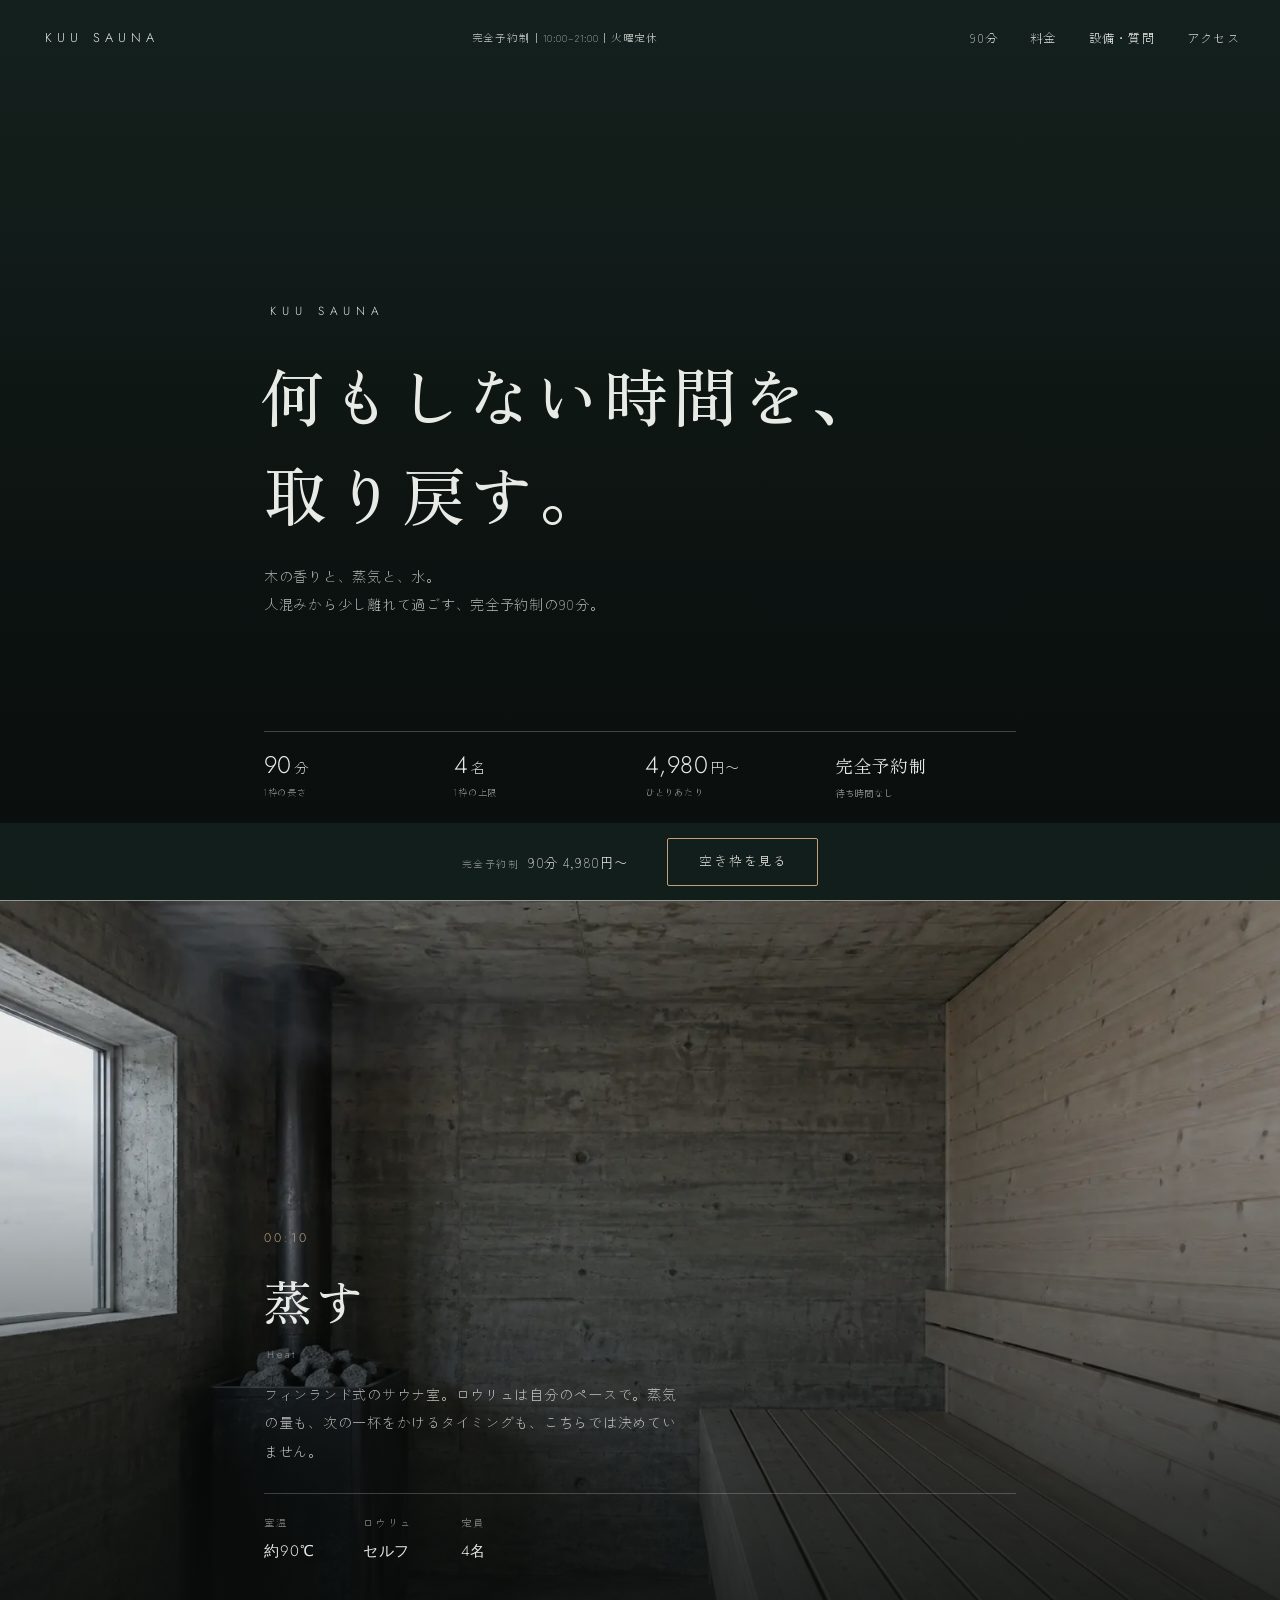
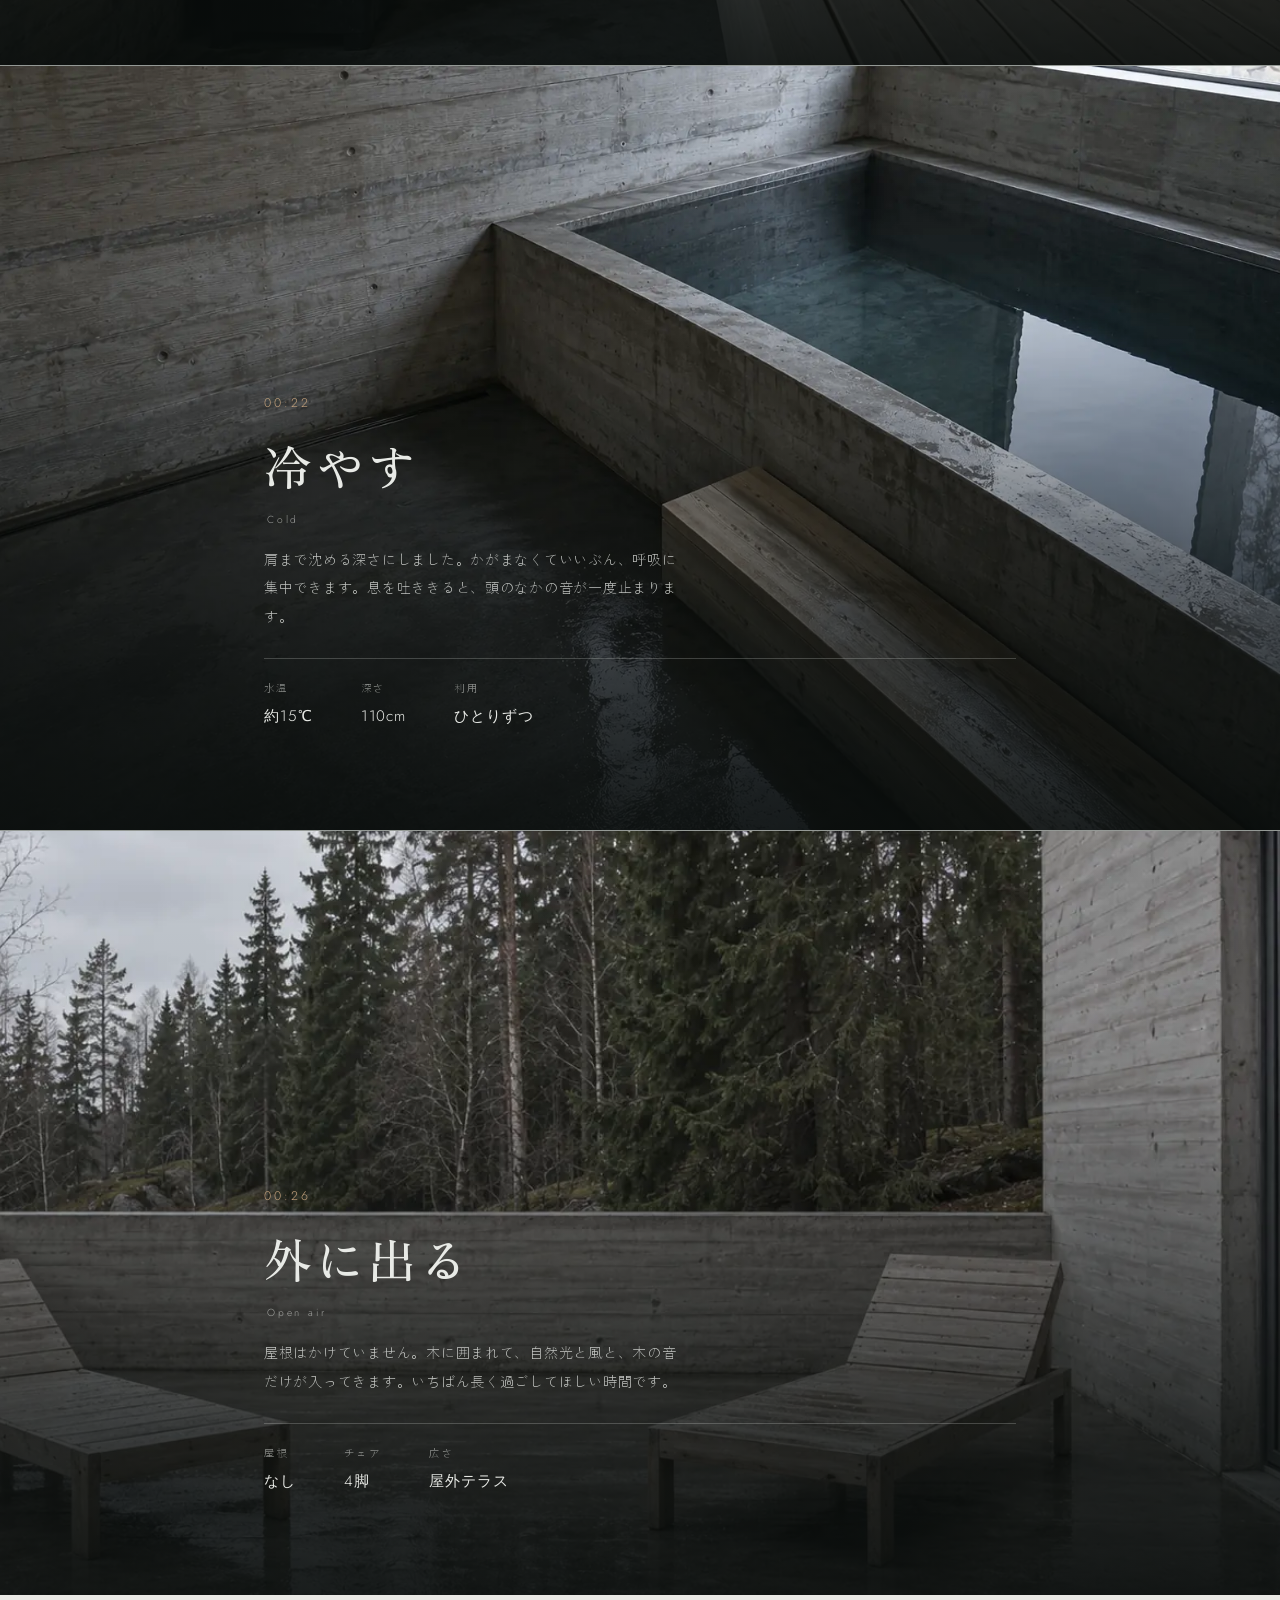
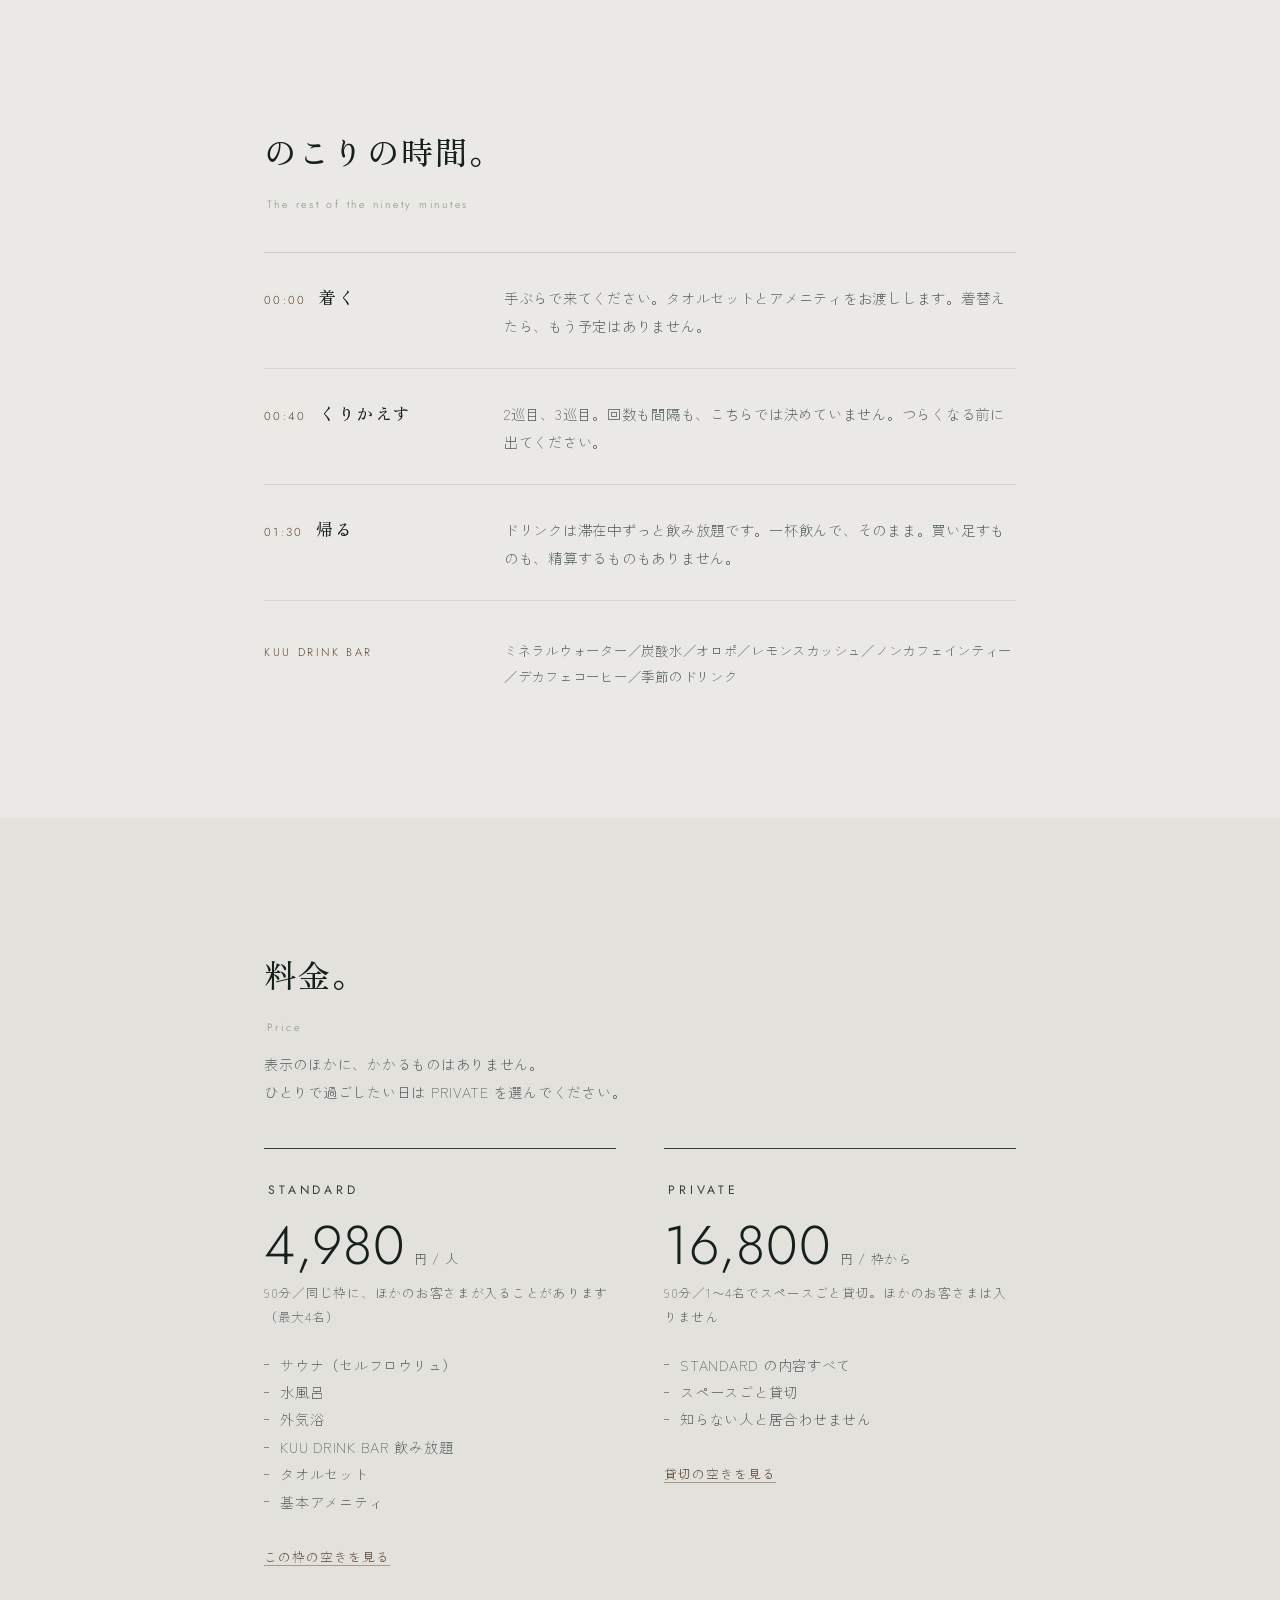
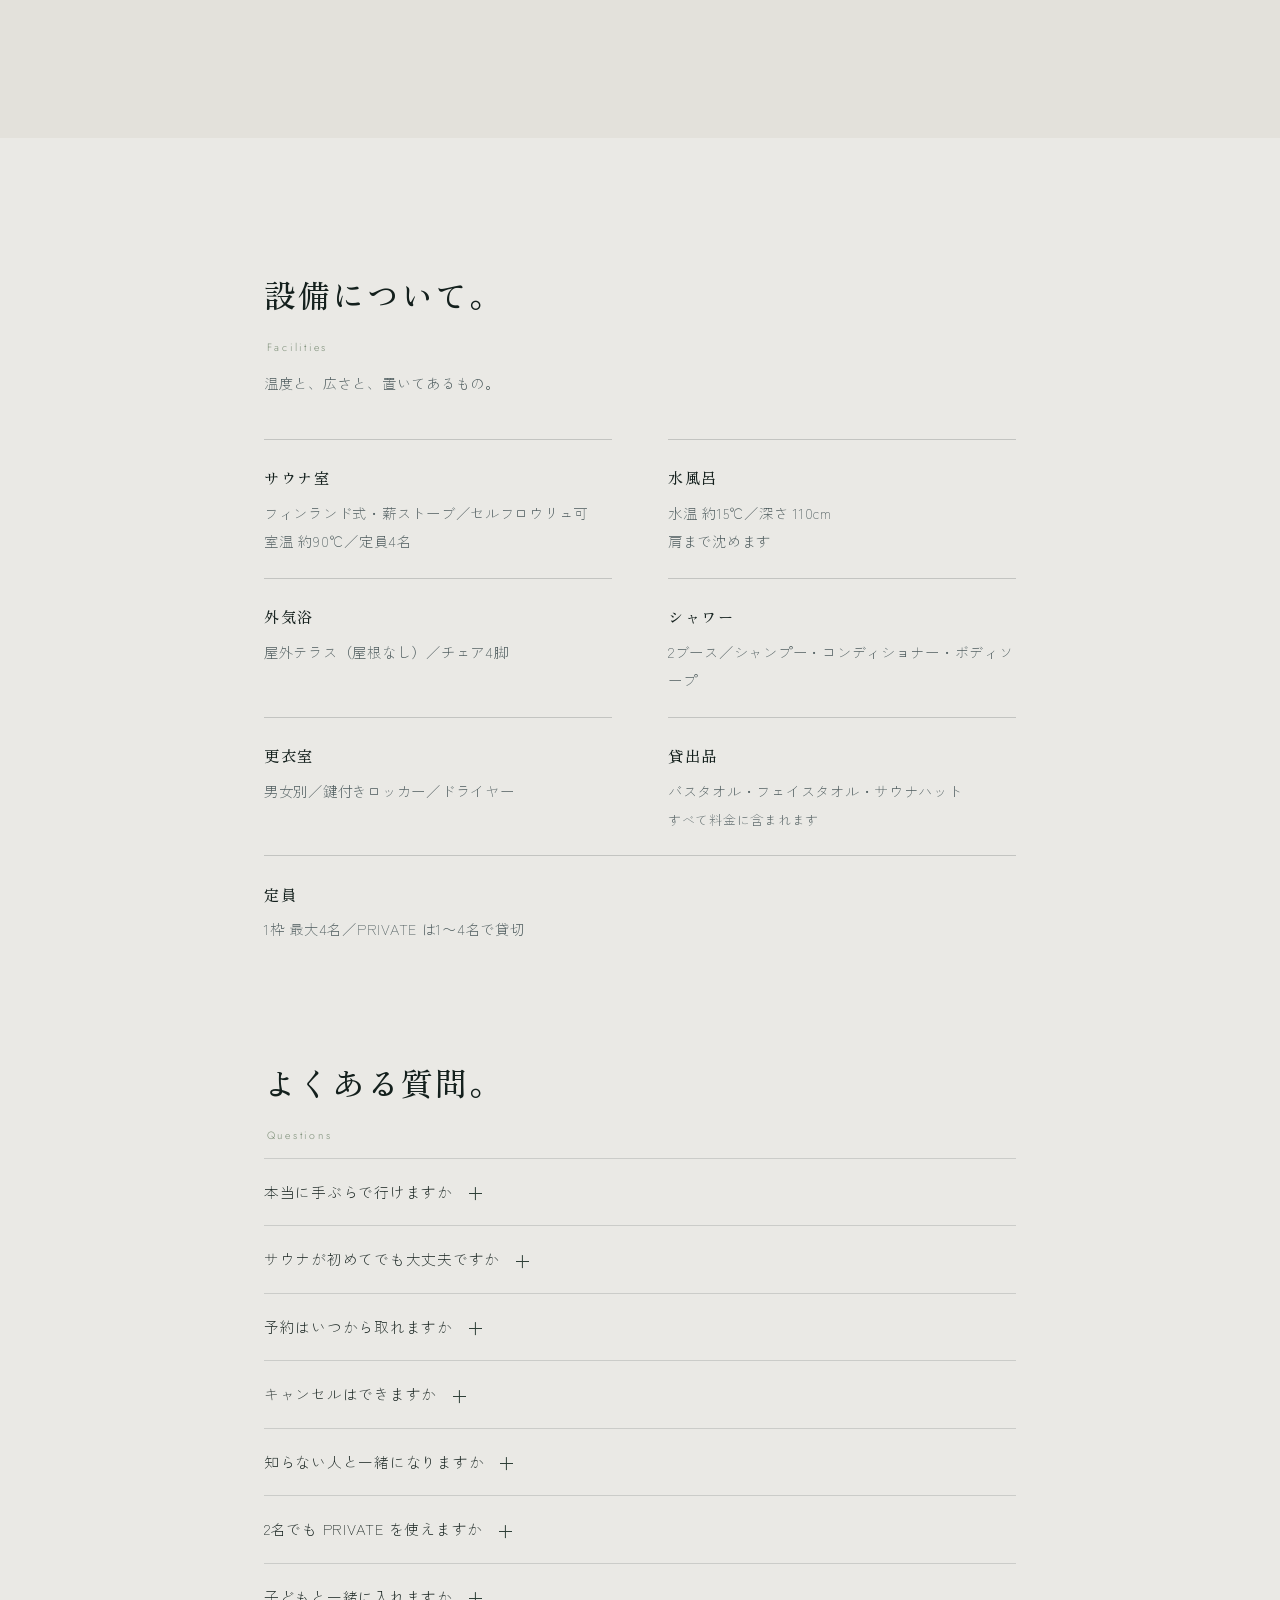
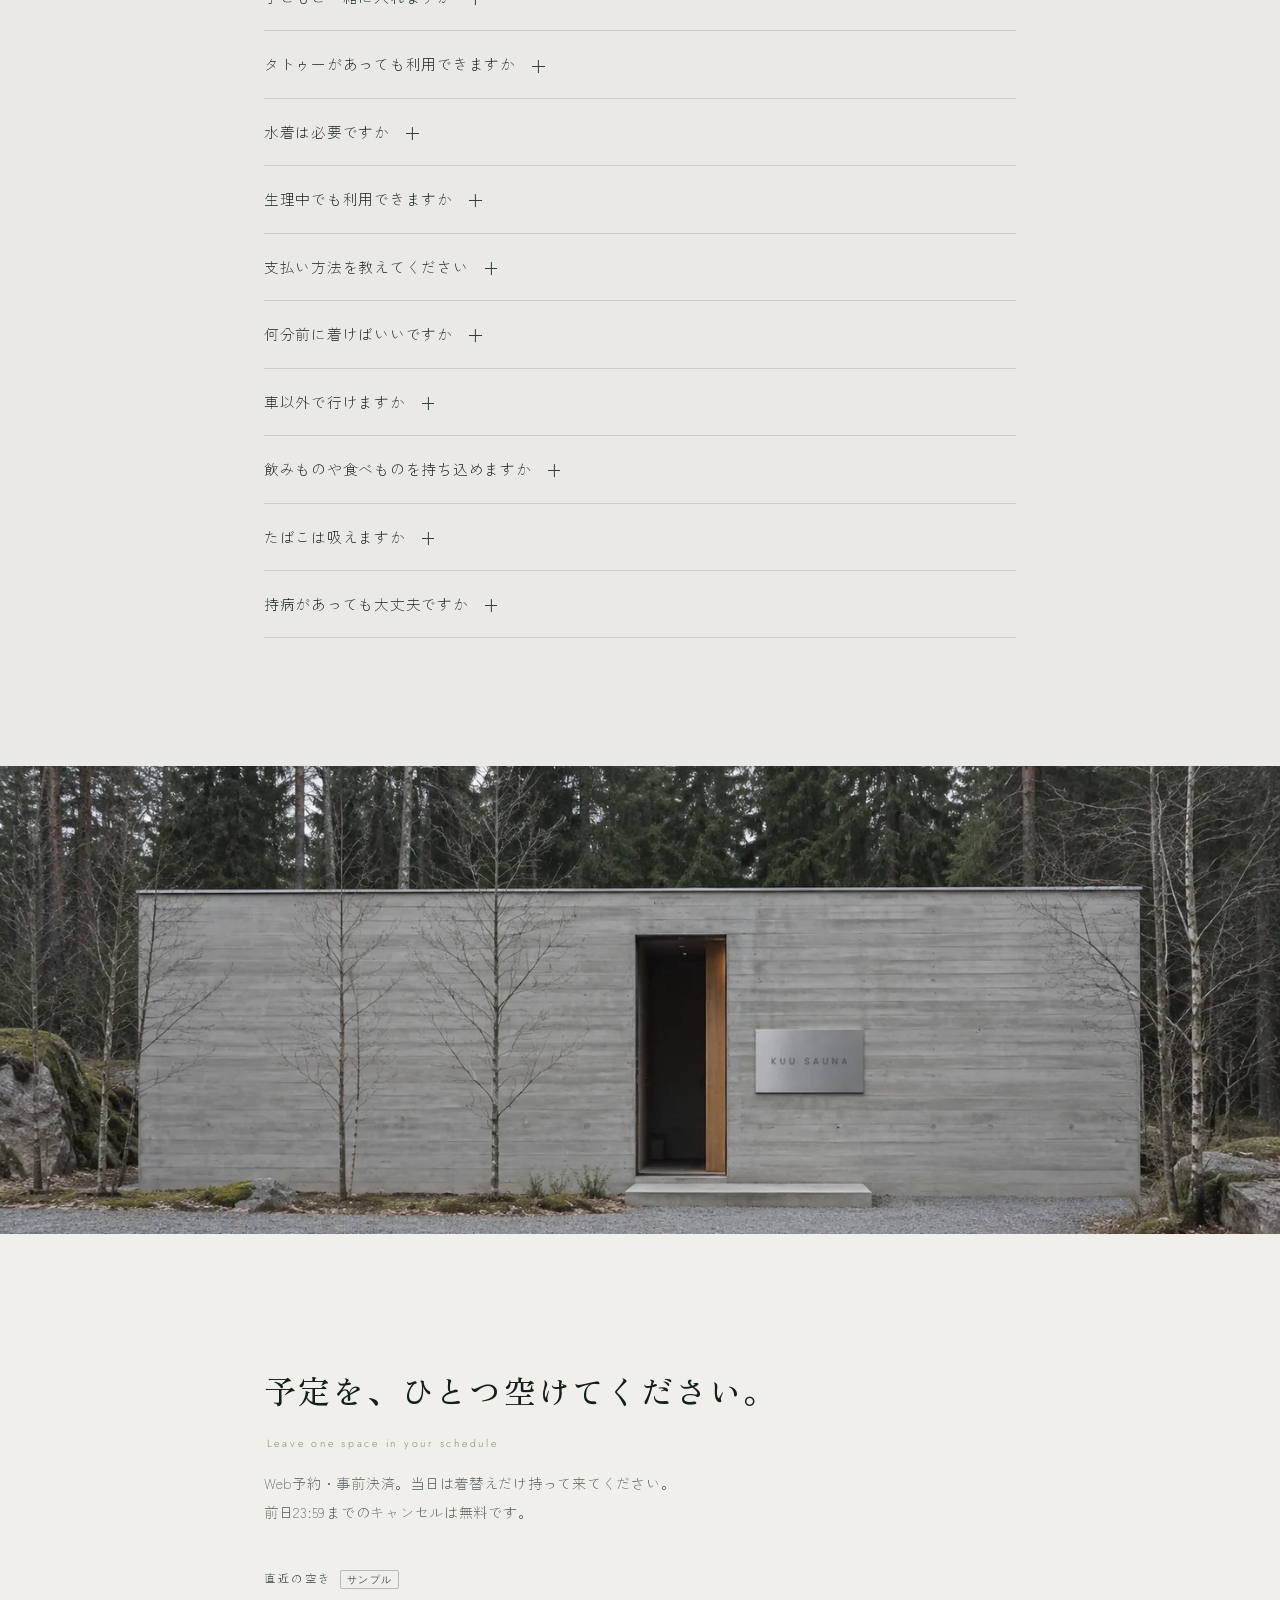
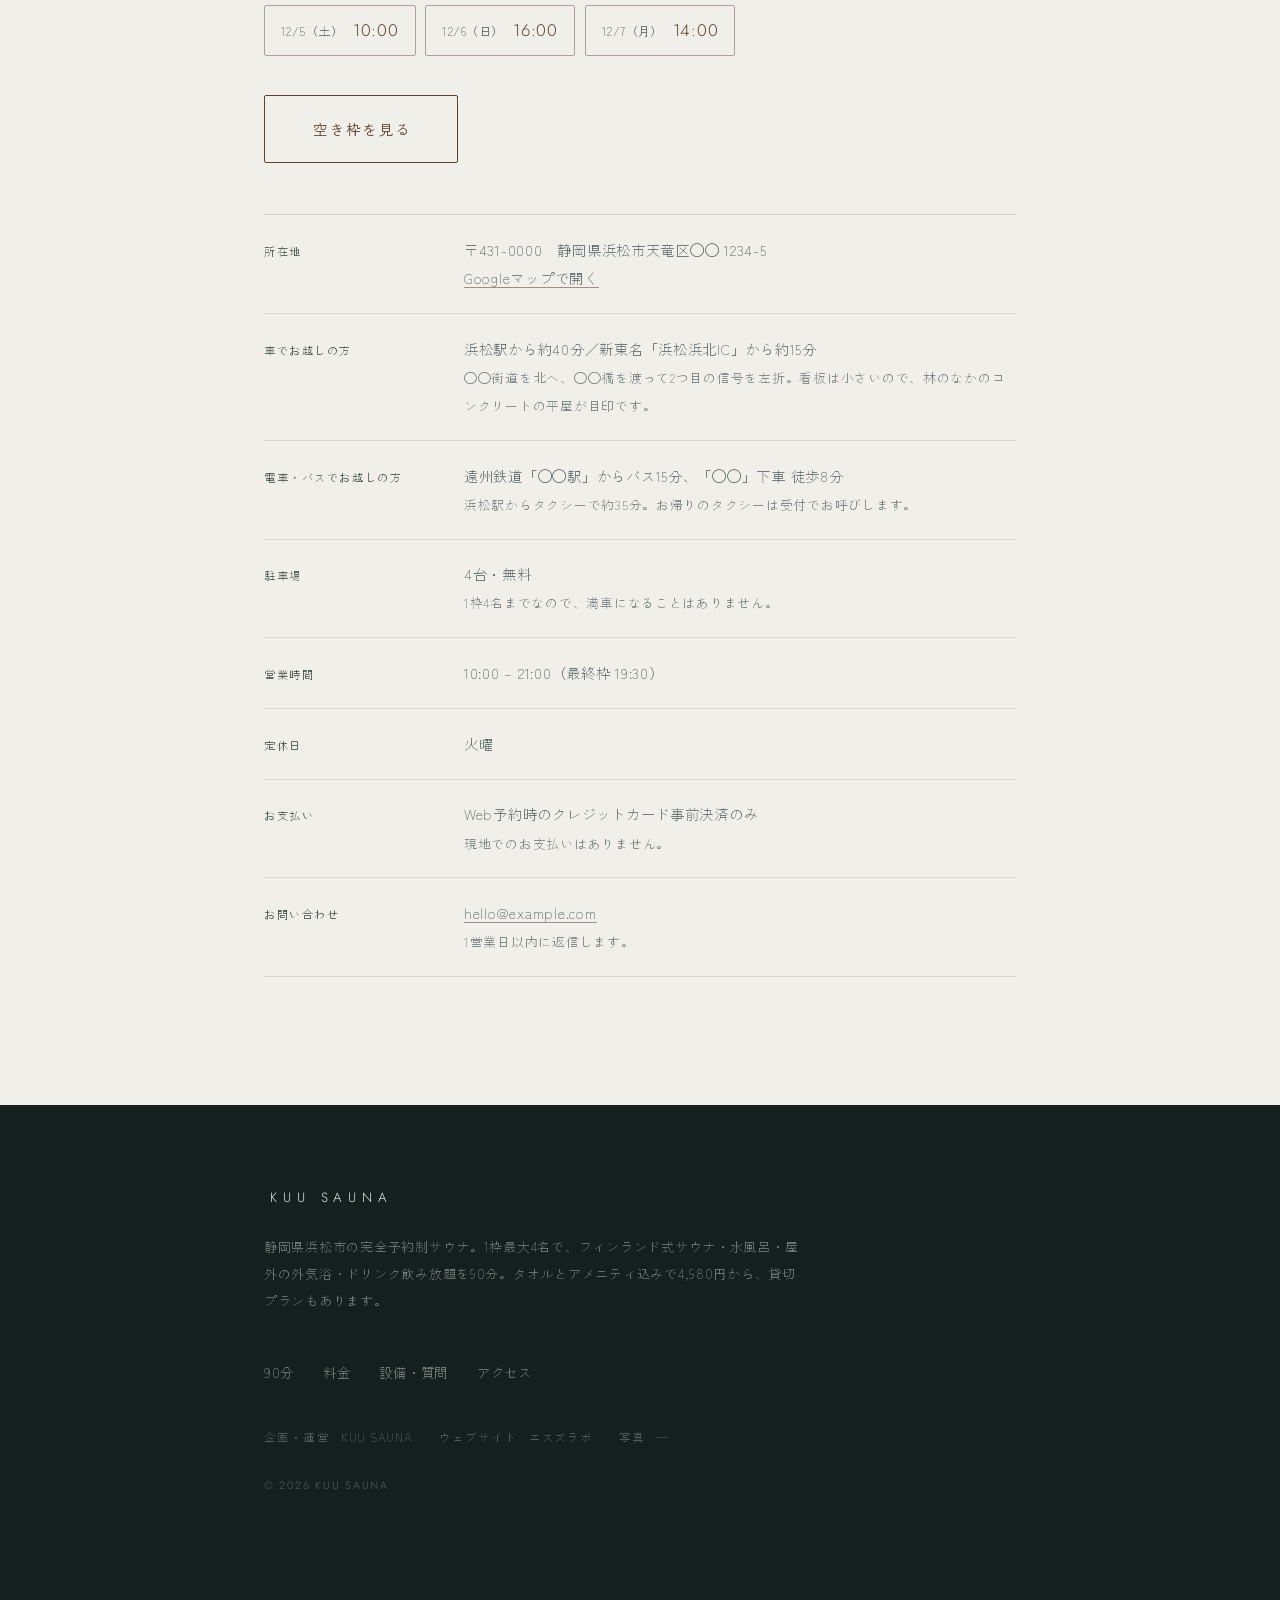
<file: index.html>
<!DOCTYPE html>
<html lang="ja">
<head>
<meta charset="UTF-8">
<meta name="viewport" content="width=device-width, initial-scale=1">
<title>浜松の完全予約制サウナ｜KUU SAUNA｜貸切・90分・1枠最大4名</title>
<meta name="description" content="静岡県浜松市の完全予約制サウナ KUU SAUNA。1枠最大4名だからサウナ待ちも席取りもありません。セルフロウリュ、深さ110cmの水風呂、屋外の外気浴、ドリンク飲み放題、タオルまで込みで90分4,980円から。">

<link rel="canonical" href="https://example.com/">
<meta name="theme-color" content="#14201d">

<!-- ファビコン一式。GitHub Pages のサブパス配信でも壊れないよう相対パス -->
<link rel="icon" href="favicon.ico" sizes="32x32">
<link rel="icon" href="images/favicon.svg" type="image/svg+xml">
<link rel="apple-touch-icon" href="images/apple-touch-icon.png">
<link rel="manifest" href="site.webmanifest">

<!-- ============================================================
     Google Search Console の所有権確認
     DNSかGTMで確認する場合は、この枠ごと消してよい。詳細は SEO.md。
     ============================================================ -->
<!-- <meta name="google-site-verification" content="ここに検証コード"> -->

<meta property="og:type" content="website">
<meta property="og:site_name" content="KUU SAUNA">
<meta property="og:locale" content="ja_JP">
<meta property="og:url" content="https://example.com/">
<meta property="og:title" content="浜松の完全予約制サウナ｜KUU SAUNA">
<meta property="og:description" content="1枠最大4名。サウナ、水風呂、外気浴、ドリンクまで込みで90分4,980円から。手ぶらで来て、整って帰る。">
<meta property="og:image" content="https://example.com/images/ogp.jpg">
<meta property="og:image:width" content="1200">
<meta property="og:image:height" content="630">
<meta property="og:image:alt" content="曇り空と遠くの針葉樹林。KUU SAUNA">

<meta name="twitter:card" content="summary_large_image">
<meta name="twitter:title" content="浜松の完全予約制サウナ｜KUU SAUNA">
<meta name="twitter:description" content="1枠最大4名。サウナ、水風呂、外気浴、ドリンクまで込みで90分4,980円から。">
<meta name="twitter:image" content="https://example.com/images/ogp.jpg">

<!-- LCPはヒーロー画像。webp非対応のブラウザは type 指定によりスキップする -->
<link rel="preload" as="image" type="image/webp" media="(max-width:767px)"
      href="images/hero-sp.webp"
      imagesrcset="images/hero-sp@750.webp 750w, images/hero-sp.webp 1122w" imagesizes="100vw">
<link rel="preload" as="image" type="image/webp" media="(min-width:768px)"
      href="images/hero-pc.webp"
      imagesrcset="images/hero-pc@1024.webp 1024w, images/hero-pc.webp 1536w" imagesizes="100vw">

<link rel="preconnect" href="https://fonts.googleapis.com">
<link rel="preconnect" href="https://fonts.gstatic.com" crossorigin>
<link href="https://fonts.googleapis.com/css2?family=Jost:wght@300;400&family=Zen+Kaku+Gothic+New:wght@300;400;500&family=Zen+Old+Mincho:wght@400;500&display=swap" rel="stylesheet">

<!-- ============================================================
     Google Tag Manager
     GTM-XXXXXXX を実際のコンテナIDに差し替えること。
     GA4 と Microsoft Clarity は、コードに直接書かず
     GTM のタグとして設定する（ANALYTICS.md 参照）。
     ============================================================ -->
<script>(function(w,d,s,l,i){w[l]=w[l]||[];w[l].push({'gtm.start':
new Date().getTime(),event:'gtm.js'});var f=d.getElementsByTagName(s)[0],
j=d.createElement(s),dl=l!='dataLayer'?'&l='+l:'';j.async=true;j.src=
'https://www.googletagmanager.com/gtm.js?id='+i+dl;f.parentNode.insertBefore(j,f);
})(window,document,'script','dataLayer','GTM-XXXXXXX');</script>
<!-- End Google Tag Manager -->

<link rel="stylesheet" href="style.css">
<!-- 構造化データ。住所・電話・緯度経度・営業時間は仮の値。
     本番ドメインと実データに差し替えること。
     FAQは本文のQ&Aから生成しているので、本文を直したらここも合わせる。 -->
<script type="application/ld+json">
{
  "@context": "https://schema.org",
  "@graph": [
    {
      "@type": "HealthAndBeautyBusiness",
      "@id": "https://example.com/#business",
      "name": "KUU SAUNA",
      "url": "https://example.com/",
      "image": "https://example.com/images/ogp.jpg",
      "description": "静岡県浜松市の完全予約制サウナ。1枠最大4名で、サウナ・水風呂・外気浴・ドリンクを90分。",
      "email": "hello@example.com",
      "priceRange": "¥4,980〜¥16,800",
      "currenciesAccepted": "JPY",
      "paymentAccepted": "クレジットカード（Web予約時の事前決済のみ）",
      "address": {
        "@type": "PostalAddress",
        "addressCountry": "JP",
        "addressRegion": "静岡県",
        "addressLocality": "浜松市",
        "streetAddress": "天竜区◯◯ 1234-5",
        "postalCode": "431-0000"
      },
      "geo": {
        "@type": "GeoCoordinates",
        "latitude": 34.7108,
        "longitude": 137.7261
      },
      "openingHoursSpecification": [
        {
          "@type": "OpeningHoursSpecification",
          "dayOfWeek": [
            "Monday",
            "Wednesday",
            "Thursday",
            "Friday",
            "Saturday",
            "Sunday"
          ],
          "opens": "10:00",
          "closes": "21:00"
        }
      ],
      "amenityFeature": [
        {
          "@type": "LocationFeatureSpecification",
          "name": "フィンランド式サウナ（薪ストーブ・セルフロウリュ可・約90℃）",
          "value": true
        },
        {
          "@type": "LocationFeatureSpecification",
          "name": "水風呂（約15℃・深さ110cm）",
          "value": true
        },
        {
          "@type": "LocationFeatureSpecification",
          "name": "屋外の外気浴テラス（屋根なし）",
          "value": true
        },
        {
          "@type": "LocationFeatureSpecification",
          "name": "シャワー2ブース（アメニティ付き）",
          "value": true
        },
        {
          "@type": "LocationFeatureSpecification",
          "name": "男女別更衣室・鍵付きロッカー",
          "value": true
        },
        {
          "@type": "LocationFeatureSpecification",
          "name": "ドリンク飲み放題（KUU DRINK BAR）",
          "value": true
        },
        {
          "@type": "LocationFeatureSpecification",
          "name": "タオル・サウナハット貸出（料金込み）",
          "value": true
        },
        {
          "@type": "LocationFeatureSpecification",
          "name": "駐車場（4台・無料）",
          "value": true
        }
      ],
      "makesOffer": [
        {
          "@type": "Offer",
          "name": "STANDARD",
          "price": "4980",
          "priceCurrency": "JPY",
          "description": "90分。1枠最大4名。サウナ・水風呂・外気浴・ドリンク飲み放題・タオル・アメニティ込み。",
          "availability": "https://schema.org/InStock"
        },
        {
          "@type": "Offer",
          "name": "PRIVATE",
          "price": "16800",
          "priceCurrency": "JPY",
          "description": "90分。1〜4名でスペースごと貸切。ほかのお客さまは入りません。",
          "availability": "https://schema.org/InStock"
        }
      ],
      "maximumAttendeeCapacity": 4,
      "hasMap": "https://maps.google.com/",
      "potentialAction": {
        "@type": "ReserveAction",
        "name": "空き枠を見る",
        "target": {
          "@type": "EntryPoint",
          "urlTemplate": "https://example.com/reserve.html",
          "inLanguage": "ja",
          "actionPlatform": [
            "http://schema.org/DesktopWebPlatform",
            "http://schema.org/MobileWebPlatform"
          ]
        },
        "result": {
          "@type": "Reservation",
          "name": "KUU SAUNA 90分のご予約"
        }
      }
    },
    {
      "@type": "FAQPage",
      "@id": "https://example.com/#faq",
      "mainEntity": [
        {
          "@type": "Question",
          "name": "本当に手ぶらで行けますか",
          "acceptedAnswer": {
            "@type": "Answer",
            "text": "タオルセットとアメニティは料金に含まれています。着替えだけお持ちください。"
          }
        },
        {
          "@type": "Question",
          "name": "サウナが初めてでも大丈夫ですか",
          "acceptedAnswer": {
            "@type": "Answer",
            "text": "入り方の目安を書いたカードを受付でお渡しします。時間や回数の決まりはないので、つらくなる前に出てください。"
          }
        },
        {
          "@type": "Question",
          "name": "予約はいつから取れますか",
          "acceptedAnswer": {
            "@type": "Answer",
            "text": "60日前から Web で受け付けています。事前決済のみです。当日枠も、空きがあれば Web から取れます。"
          }
        },
        {
          "@type": "Question",
          "name": "キャンセルはできますか",
          "acceptedAnswer": {
            "@type": "Answer",
            "text": "前日23:59まで無料です。当日のキャンセルは50%、無連絡不参加は100%を申し受けます。"
          }
        },
        {
          "@type": "Question",
          "name": "知らない人と一緒になりますか",
          "acceptedAnswer": {
            "@type": "Answer",
            "text": "STANDARD は1枠を最大4名で使うので、ほかのお客さまと居合わせることがあります。ただし枠を超えて人が増えることはないので、サウナ待ちや席取りは起きません。誰とも会いたくない日は PRIVATE をお選びください。"
          }
        },
        {
          "@type": "Question",
          "name": "2名でも PRIVATE を使えますか",
          "acceptedAnswer": {
            "@type": "Answer",
            "text": "使えます。PRIVATE は枠単位の料金なので、おひとりでも4名でも 16,800円からです。"
          }
        },
        {
          "@type": "Question",
          "name": "子どもと一緒に入れますか",
          "acceptedAnswer": {
            "@type": "Answer",
            "text": "中学生以上からご利用いただけます。"
          }
        },
        {
          "@type": "Question",
          "name": "タトゥーがあっても利用できますか",
          "acceptedAnswer": {
            "@type": "Answer",
            "text": "ご利用いただけます。1枠最大4名で、大浴場のような場所ではありません。なお、暴力団その他反社会的勢力の方のご利用はお断りしています。"
          }
        },
        {
          "@type": "Question",
          "name": "水着は必要ですか",
          "acceptedAnswer": {
            "@type": "Answer",
            "text": "STANDARD は男女別の枠でご案内するので、水着は不要です。PRIVATE をグループでご利用の場合のみ、水着の着用をお願いしています。"
          }
        },
        {
          "@type": "Question",
          "name": "生理中でも利用できますか",
          "acceptedAnswer": {
            "@type": "Answer",
            "text": "ご利用いただけます。水風呂が気になる場合は、サウナと外気浴だけでも十分に過ごせます。ひとりで過ごしたい日は PRIVATE をお選びください。"
          }
        },
        {
          "@type": "Question",
          "name": "支払い方法を教えてください",
          "acceptedAnswer": {
            "@type": "Answer",
            "text": "Web予約時のクレジットカード事前決済のみです。現地でのお支払いは発生しません。ドリンクもタオルも料金に含まれています。"
          }
        },
        {
          "@type": "Question",
          "name": "何分前に着けばいいですか",
          "acceptedAnswer": {
            "@type": "Answer",
            "text": "5分前で十分です。受付でタオルとアメニティをお渡しするだけなので、手続きはすぐ終わります。遅れて到着されても、枠の終了時刻は変わりません。"
          }
        },
        {
          "@type": "Question",
          "name": "車以外で行けますか",
          "acceptedAnswer": {
            "@type": "Answer",
            "text": "バス停から徒歩8分です。浜松駅からタクシーでおよそ35分。お帰りのタクシーは受付でお呼びしますので、片道だけ手配しておけば大丈夫です。"
          }
        },
        {
          "@type": "Question",
          "name": "飲みものや食べものを持ち込めますか",
          "acceptedAnswer": {
            "@type": "Answer",
            "text": "飲みものは KUU DRINK BAR をご利用ください。食べものの持ち込みはご遠慮いただいています。"
          }
        },
        {
          "@type": "Question",
          "name": "たばこは吸えますか",
          "acceptedAnswer": {
            "@type": "Answer",
            "text": "敷地内はすべて禁煙です。喫煙スペースはありません。"
          }
        },
        {
          "@type": "Question",
          "name": "持病があっても大丈夫ですか",
          "acceptedAnswer": {
            "@type": "Answer",
            "text": "心臓・血圧の疾患、妊娠中の方は、事前にかかりつけの医師にご相談ください。飲酒後のご利用はお断りしています。"
          }
        }
      ]
    },
    {
      "@type": "WebSite",
      "@id": "https://example.com/#website",
      "url": "https://example.com/",
      "name": "KUU SAUNA",
      "inLanguage": "ja",
      "publisher": {
        "@id": "https://example.com/#business"
      }
    }
  ]
}
</script>
</head>

<body>
<!-- Google Tag Manager (noscript) -->
<noscript><iframe src="https://www.googletagmanager.com/ns.html?id=GTM-XXXXXXX"
height="0" width="0" style="display:none;visibility:hidden"></iframe></noscript>
<!-- End Google Tag Manager (noscript) -->

<a class="skip" href="#main">本文へスキップ</a>

<header class="head" id="head">
  <a class="head__logo" href="#" aria-label="KUU SAUNA ホーム">KUU SAUNA</a>
  <p class="head__info">完全予約制｜10:00–21:00｜火曜定休</p>
  <nav class="head__nav" aria-label="メインナビゲーション">
    <a href="#flow">90分</a>
    <a href="#price">料金</a>
    <a href="#guide">設備・質問</a>
    <a href="#access">アクセス</a>
  </nav>
</header>

<main id="main">

<!-- ============ ① HERO ============ -->
<section class="panel panel--hero" id="hero">
  <picture class="panel__img">
    <source media="(min-width:768px)" type="image/webp"
            srcset="images/hero-pc@1024.webp 1024w, images/hero-pc.webp 1536w" sizes="100vw">
    <source media="(min-width:768px)"
            srcset="images/hero-pc@1024.jpg 1024w, images/hero-pc.jpg 1536w" sizes="100vw">
    <source type="image/webp" srcset="images/hero-sp@750.webp 750w, images/hero-sp.webp 1122w" sizes="100vw">
    <img src="images/hero-sp.jpg"
         srcset="images/hero-sp@750.jpg 750w, images/hero-sp.jpg 1122w"
         sizes="100vw"
         width="1122" height="1402"
         alt="霧のかかった針葉樹の林と、その上に広がる曇り空"
         fetchpriority="high" decoding="async">
  </picture>

  <div class="panel__body">
    <p class="hero__brand">KUU SAUNA</p>
    <h1 class="hero__copy">何もしない時間を、<br>取り戻す。</h1>
    <p class="hero__sub">木の香りと、蒸気と、水。<br>人混みから少し離れて過ごす、完全予約制の90分。</p>

    <ul class="facts" aria-label="基本情報">
      <li><span class="facts__v">90<i>分</i></span><span class="facts__l">1枠の長さ</span></li>
      <li><span class="facts__v">4<i>名</i></span><span class="facts__l">1枠の上限</span></li>
      <li><span class="facts__v">4,980<i>円〜</i></span><span class="facts__l">ひとりあたり</span></li>
      <li><span class="facts__v facts__v--w">完全予約制</span><span class="facts__l">待ち時間なし</span></li>
    </ul>
  </div>
</section>

<!-- ============ ③④⑤ 90分の3場面 ============ -->
<div id="flow">

<section class="panel" id="heat">
  <picture class="panel__img">
    <source type="image/webp" srcset="images/sauna@760.webp 760w, images/sauna@1100.webp 1100w, images/sauna.webp 1672w" sizes="100vw">
    <img src="images/sauna.jpg"
         srcset="images/sauna@760.jpg 760w, images/sauna@1100.jpg 1100w, images/sauna.jpg 1672w"
         sizes="100vw"
         width="1672" height="941"
         alt="打ち放しコンクリートのサウナ室。右手に木のベンチ、左の隅に黒い薪ストーブとサウナストーンが置かれている"
         loading="lazy" decoding="async">
  </picture>
  <div class="panel__body">
    <p class="panel__time">00:10</p>
    <h2 class="panel__h">蒸す<span class="panel__en">Heat</span></h2>
    <p class="panel__lead">フィンランド式のサウナ室。ロウリュは自分のペースで。蒸気の量も、次の一杯をかけるタイミングも、こちらでは決めていません。</p>
    <ul class="panel__spec">
      <li><span>室温</span>約90℃</li>
      <li><span>ロウリュ</span>セルフ</li>
      <li><span>定員</span>4名</li>
    </ul>
  </div>
</section>

<section class="panel" id="cold">
  <picture class="panel__img">
    <source type="image/webp" srcset="images/coldbath@760.webp 760w, images/coldbath@1100.webp 1100w, images/coldbath.webp 1672w" sizes="100vw">
    <img src="images/coldbath.jpg"
         srcset="images/coldbath@760.jpg 760w, images/coldbath@1100.jpg 1100w, images/coldbath.jpg 1672w"
         sizes="100vw"
         width="1672" height="941"
         alt="打ち放しコンクリートの水風呂。縁まで満たされた暗い水面と、ふちに渡された一本の木の踏み段"
         loading="lazy" decoding="async">
  </picture>
  <div class="panel__body">
    <p class="panel__time">00:22</p>
    <h2 class="panel__h">冷やす<span class="panel__en">Cold</span></h2>
    <p class="panel__lead">肩まで沈める深さにしました。かがまなくていいぶん、呼吸に集中できます。息を吐ききると、頭のなかの音が一度止まります。</p>
    <ul class="panel__spec">
      <li><span>水温</span>約15℃</li>
      <li><span>深さ</span>110cm</li>
      <li><span>利用</span>ひとりずつ</li>
    </ul>
  </div>
</section>

<section class="panel" id="air">
  <picture class="panel__img">
    <source type="image/webp" srcset="images/outdoor@760.webp 760w, images/outdoor.webp 1242w" sizes="100vw">
    <img src="images/outdoor.jpg"
         srcset="images/outdoor@760.jpg 760w, images/outdoor.jpg 1242w"
         sizes="100vw"
         width="1242" height="699"
         alt="雨に濡れたコンクリートの外気浴テラス。木のリクライニングチェアが置かれ、低い壁の向こうに針葉樹の林が見える"
         loading="lazy" decoding="async">
  </picture>
  <div class="panel__body">
    <p class="panel__time">00:26</p>
    <h2 class="panel__h">外に出る<span class="panel__en">Open air</span></h2>
    <p class="panel__lead">屋根はかけていません。木に囲まれて、自然光と風と、木の音だけが入ってきます。いちばん長く過ごしてほしい時間です。</p>
    <ul class="panel__spec">
      <li><span>屋根</span>なし</li>
      <li><span>チェア</span>4脚</li>
      <li><span>広さ</span>屋外テラス</li>
    </ul>
  </div>
</section>

</div>

<!-- ============ ⑥ そのほかの時間 ============ -->
<section class="rest" id="rest">
  <div class="wrap">
    <h2 class="h2">のこりの時間。<span class="h2__en">The rest of the ninety minutes</span></h2>
    <dl class="rest__list">
      <div>
        <dt><span class="rest__t">00:00</span>着く</dt>
        <dd>手ぶらで来てください。タオルセットとアメニティをお渡しします。着替えたら、もう予定はありません。</dd>
      </div>
      <div>
        <dt><span class="rest__t">00:40</span>くりかえす</dt>
        <dd>2巡目、3巡目。回数も間隔も、こちらでは決めていません。つらくなる前に出てください。</dd>
      </div>
      <div>
        <dt><span class="rest__t">01:30</span>帰る</dt>
        <dd>ドリンクは滞在中ずっと飲み放題です。一杯飲んで、そのまま。買い足すものも、精算するものもありません。</dd>
      </div>
    </dl>
    <p class="rest__drink"><span>KUU DRINK BAR</span>ミネラルウォーター／炭酸水／オロポ／レモンスカッシュ／ノンカフェインティー／デカフェコーヒー／季節のドリンク</p>
  </div>
</section>

<!-- ============ ⑦ 料金 ============ -->
<section class="price" id="price">
  <div class="wrap">
    <h2 class="h2">料金。<span class="h2__en">Price</span></h2>
    <p class="lead">表示のほかに、かかるものはありません。<br>ひとりで過ごしたい日は PRIVATE を選んでください。</p>

    <div class="plans">
      <article class="plan">
        <h3 class="plan__n">STANDARD</h3>
        <p class="plan__p"><span class="plan__num">4,980</span><span class="plan__u">円 / 人</span></p>
        <p class="plan__note">90分／同じ枠に、ほかのお客さまが入ることがあります（最大4名）</p>
        <ul class="incl">
          <li>サウナ（セルフロウリュ）</li>
          <li>水風呂</li>
          <li>外気浴</li>
          <li>KUU DRINK BAR 飲み放題</li>
          <li>タオルセット</li>
          <li>基本アメニティ</li>
        </ul>
        <p class="plan__go"><a href="reserve.html?plan=standard" data-cta="plan_standard">この枠の空きを見る</a></p>
      </article>

      <article class="plan">
        <h3 class="plan__n">PRIVATE</h3>
        <p class="plan__p"><span class="plan__num">16,800</span><span class="plan__u">円 / 枠から</span></p>
        <p class="plan__note">90分／1〜4名でスペースごと貸切。ほかのお客さまは入りません</p>
        <ul class="incl">
          <li>STANDARD の内容すべて</li>
          <li>スペースごと貸切</li>
          <li>知らない人と居合わせません</li>
        </ul>
        <p class="plan__go"><a href="reserve.html?plan=private" data-cta="plan_private">貸切の空きを見る</a></p>
      </article>
    </div>
  </div>
</section>

<!-- ============ ⑧ 設備 ＋ よくある質問 ============ -->
<!-- 温度・深さ・ブース数は仮の値。実データに差し替えること。 -->
<section class="guide" id="guide">
  <div class="wrap">
    <h2 class="h2">設備について。<span class="h2__en">Facilities</span></h2>
    <p class="lead">温度と、広さと、置いてあるもの。</p>
    <dl class="spec">
      <div><dt>サウナ室</dt><dd>フィンランド式・薪ストーブ／セルフロウリュ可<br>室温 約90℃／定員4名</dd></div>
      <div><dt>水風呂</dt><dd>水温 約15℃／深さ 110cm<br>肩まで沈めます</dd></div>
      <div><dt>外気浴</dt><dd>屋外テラス（屋根なし）／チェア4脚</dd></div>
      <div><dt>シャワー</dt><dd>2ブース／シャンプー・コンディショナー・ボディソープ</dd></div>
      <div><dt>更衣室</dt><dd>男女別／鍵付きロッカー／ドライヤー</dd></div>
      <div><dt>貸出品</dt><dd>バスタオル・フェイスタオル・サウナハット<br><span class="s">すべて料金に含まれます</span></dd></div>
      <div><dt>定員</dt><dd>1枠 最大4名／PRIVATE は1〜4名で貸切</dd></div>
    </dl>

    <h2 class="h2 h2--gap">よくある質問。<span class="h2__en">Questions</span></h2>
    <div class="qa">
      <div class="q">
        <button type="button" class="q__btn" aria-expanded="false" aria-controls="qa1">本当に手ぶらで行けますか<span class="q__i" aria-hidden="true"></span></button>
        <div class="q__a" id="qa1"><p>タオルセットとアメニティは料金に含まれています。着替えだけお持ちください。</p></div>
      </div>
      <div class="q">
        <button type="button" class="q__btn" aria-expanded="false" aria-controls="qa2">サウナが初めてでも大丈夫ですか<span class="q__i" aria-hidden="true"></span></button>
        <div class="q__a" id="qa2"><p>入り方の目安を書いたカードを受付でお渡しします。時間や回数の決まりはないので、つらくなる前に出てください。</p></div>
      </div>
      <div class="q">
        <button type="button" class="q__btn" aria-expanded="false" aria-controls="qa3">予約はいつから取れますか<span class="q__i" aria-hidden="true"></span></button>
        <div class="q__a" id="qa3"><p>60日前から Web で受け付けています。事前決済のみです。当日枠も、空きがあれば Web から取れます。</p></div>
      </div>
      <div class="q">
        <button type="button" class="q__btn" aria-expanded="false" aria-controls="qa4">キャンセルはできますか<span class="q__i" aria-hidden="true"></span></button>
        <div class="q__a" id="qa4"><p>前日23:59まで無料です。当日のキャンセルは50%、無連絡不参加は100%を申し受けます。</p></div>
      </div>
      <div class="q">
        <button type="button" class="q__btn" aria-expanded="false" aria-controls="qa5">知らない人と一緒になりますか<span class="q__i" aria-hidden="true"></span></button>
        <div class="q__a" id="qa5"><p>STANDARD は1枠を最大4名で使うので、ほかのお客さまと居合わせることがあります。ただし枠を超えて人が増えることはないので、サウナ待ちや席取りは起きません。誰とも会いたくない日は PRIVATE をお選びください。</p></div>
      </div>
      <div class="q">
        <button type="button" class="q__btn" aria-expanded="false" aria-controls="qa6">2名でも PRIVATE を使えますか<span class="q__i" aria-hidden="true"></span></button>
        <div class="q__a" id="qa6"><p>使えます。PRIVATE は枠単位の料金なので、おひとりでも4名でも 16,800円からです。</p></div>
      </div>
      <div class="q">
        <button type="button" class="q__btn" aria-expanded="false" aria-controls="qa7">子どもと一緒に入れますか<span class="q__i" aria-hidden="true"></span></button>
        <div class="q__a" id="qa7"><p>中学生以上からご利用いただけます。</p></div>
      </div>
      <div class="q">
        <button type="button" class="q__btn" aria-expanded="false" aria-controls="qa8">タトゥーがあっても利用できますか<span class="q__i" aria-hidden="true"></span></button>
        <div class="q__a" id="qa8"><p>ご利用いただけます。1枠最大4名で、大浴場のような場所ではありません。なお、暴力団その他反社会的勢力の方のご利用はお断りしています。</p></div>
      </div>
      <div class="q">
        <button type="button" class="q__btn" aria-expanded="false" aria-controls="qa9">水着は必要ですか<span class="q__i" aria-hidden="true"></span></button>
        <div class="q__a" id="qa9"><p>STANDARD は男女別の枠でご案内するので、水着は不要です。PRIVATE をグループでご利用の場合のみ、水着の着用をお願いしています。</p></div>
      </div>
      <div class="q">
        <button type="button" class="q__btn" aria-expanded="false" aria-controls="qa10">生理中でも利用できますか<span class="q__i" aria-hidden="true"></span></button>
        <div class="q__a" id="qa10"><p>ご利用いただけます。水風呂が気になる場合は、サウナと外気浴だけでも十分に過ごせます。ひとりで過ごしたい日は PRIVATE をお選びください。</p></div>
      </div>
      <div class="q">
        <button type="button" class="q__btn" aria-expanded="false" aria-controls="qa11">支払い方法を教えてください<span class="q__i" aria-hidden="true"></span></button>
        <div class="q__a" id="qa11"><p>Web予約時のクレジットカード事前決済のみです。現地でのお支払いは発生しません。ドリンクもタオルも料金に含まれています。</p></div>
      </div>
      <div class="q">
        <button type="button" class="q__btn" aria-expanded="false" aria-controls="qa12">何分前に着けばいいですか<span class="q__i" aria-hidden="true"></span></button>
        <div class="q__a" id="qa12"><p>5分前で十分です。受付でタオルとアメニティをお渡しするだけなので、手続きはすぐ終わります。遅れて到着されても、枠の終了時刻は変わりません。</p></div>
      </div>
      <div class="q">
        <button type="button" class="q__btn" aria-expanded="false" aria-controls="qa13">車以外で行けますか<span class="q__i" aria-hidden="true"></span></button>
        <div class="q__a" id="qa13"><p>バス停から徒歩8分です。浜松駅からタクシーでおよそ35分。お帰りのタクシーは受付でお呼びしますので、片道だけ手配しておけば大丈夫です。</p></div>
      </div>
      <div class="q">
        <button type="button" class="q__btn" aria-expanded="false" aria-controls="qa14">飲みものや食べものを持ち込めますか<span class="q__i" aria-hidden="true"></span></button>
        <div class="q__a" id="qa14"><p>飲みものは KUU DRINK BAR をご利用ください。食べものの持ち込みはご遠慮いただいています。</p></div>
      </div>
      <div class="q">
        <button type="button" class="q__btn" aria-expanded="false" aria-controls="qa15">たばこは吸えますか<span class="q__i" aria-hidden="true"></span></button>
        <div class="q__a" id="qa15"><p>敷地内はすべて禁煙です。喫煙スペースはありません。</p></div>
      </div>
      <div class="q">
        <button type="button" class="q__btn" aria-expanded="false" aria-controls="qa16">持病があっても大丈夫ですか<span class="q__i" aria-hidden="true"></span></button>
        <div class="q__a" id="qa16"><p>心臓・血圧の疾患、妊娠中の方は、事前にかかりつけの医師にご相談ください。飲酒後のご利用はお断りしています。</p></div>
      </div>
    </div>
  </div>
</section>

<!-- ============ ⑨ アクセス ＋ 予約 ============ -->
<section class="access" id="access">
  <picture class="access__img">
    <source type="image/webp" srcset="images/exterior@900.webp 900w, images/exterior.webp 1472w" sizes="100vw">
    <img src="images/exterior.jpg"
         srcset="images/exterior@900.jpg 900w, images/exterior.jpg 1472w"
         sizes="100vw"
         width="1472" height="828"
         alt="針葉樹の林を背にした、打ち放しコンクリートの平屋。中央に細い入口があり、右の壁にKUU SAUNAと記したステンレスのプレートが付いている"
         loading="lazy" decoding="async">
  </picture>

  <div class="wrap">
    <h2 class="h2">予定を、ひとつ空けてください。<span class="h2__en">Leave one space in your schedule</span></h2>
    <p class="lead">Web予約・事前決済。当日は着替えだけ持って来てください。<br>前日23:59までのキャンセルは無料です。</p>
    <!-- 直近の空き枠。slots.js から自動で入る -->
    <div class="next" id="nextSlots"></div>

    <a class="btn btn--line btn--lg" href="reserve.html" data-cta="reserve_section">空き枠を見る</a>

    <!-- 住所・IC名・バス停・所要時間はすべて仮。実データに差し替えること。 -->
    <dl class="info">
      <div><dt>所在地</dt><dd>〒431-0000　静岡県浜松市天竜区◯◯ 1234-5<br><a href="https://maps.google.com/" target="_blank" rel="noopener">Googleマップで開く</a></dd></div>
      <div><dt>車でお越しの方</dt><dd>浜松駅から約40分／新東名「浜松浜北IC」から約15分<br><span class="s">◯◯街道を北へ、◯◯橋を渡って2つ目の信号を左折。看板は小さいので、林のなかのコンクリートの平屋が目印です。</span></dd></div>
      <div><dt>電車・バスでお越しの方</dt><dd>遠州鉄道「◯◯駅」からバス15分、「◯◯」下車 徒歩8分<br><span class="s">浜松駅からタクシーで約35分。お帰りのタクシーは受付でお呼びします。</span></dd></div>
      <div><dt>駐車場</dt><dd>4台・無料<br><span class="s">1枠4名までなので、満車になることはありません。</span></dd></div>
      <div><dt>営業時間</dt><dd>10:00 – 21:00（最終枠 19:30）</dd></div>
      <div><dt>定休日</dt><dd>火曜</dd></div>
      <div><dt>お支払い</dt><dd>Web予約時のクレジットカード事前決済のみ<br><span class="s">現地でのお支払いはありません。</span></dd></div>
      <div><dt>お問い合わせ</dt><dd><a href="mailto:hello@example.com" data-cta="email">hello@example.com</a><br><span class="s">1営業日以内に返信します。</span></dd></div>
    </dl>
  </div>
</section>

</main>

<footer class="foot">
  <div class="wrap">
    <p class="foot__logo">KUU SAUNA</p>
    <p class="foot__about">静岡県浜松市の完全予約制サウナ。1枠最大4名で、フィンランド式サウナ・水風呂・屋外の外気浴・ドリンク飲み放題を90分。タオルとアメニティ込みで4,980円から、貸切プランもあります。</p>
    <nav class="foot__nav" aria-label="フッターナビゲーション">
      <a href="#flow">90分</a>
      <a href="#price">料金</a>
      <a href="#guide">設備・質問</a>
      <a href="#access">アクセス</a>
    </nav>
    <dl class="foot__credit">
      <dt>企画・運営</dt><dd>KUU SAUNA</dd>
      <dt>ウェブサイト</dt><dd>エスズラボ</dd>
      <dt>写真</dt><dd>—</dd>
    </dl>
    <p class="foot__c">&copy; 2026 KUU SAUNA</p>
  </div>
</footer>

<div class="bookbar">
  <p class="bookbar__info"><span>完全予約制</span>90分 4,980円〜</p>
  <a class="bookbar__btn" href="reserve.html" data-cta="bookbar">空き枠を見る</a>
</div>

<script src="slots.js"></script>
<script src="schedule.js"></script>
<script src="main.js"></script>
</body>
</html>
</file>
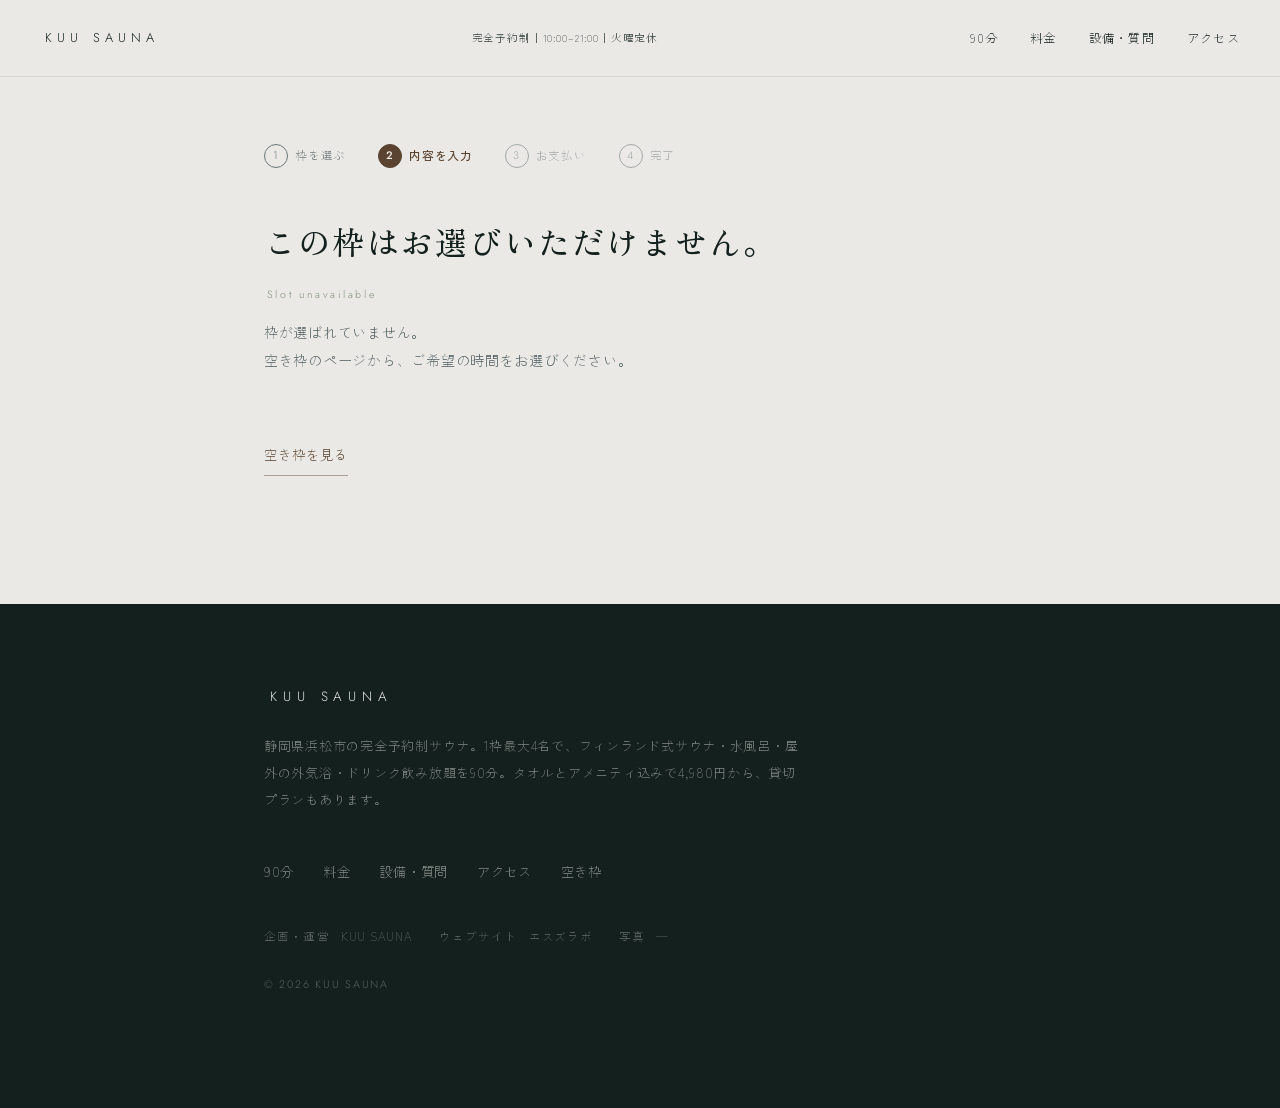
<file: booking.html>
<!DOCTYPE html>
<html lang="ja">
<head>
<meta charset="UTF-8">
<meta name="viewport" content="width=device-width, initial-scale=1">
<title>お申し込み内容の入力｜KUU SAUNA</title>
<meta name="description" content="KUU SAUNA のお申し込み。人数とご連絡先をご入力ください。お支払いはこのあと決済ページで行います。">
<!-- 入力途中のページなので、検索結果には出さない -->
<meta name="robots" content="noindex, follow">
<meta name="theme-color" content="#14201d">

<link rel="icon" href="favicon.ico" sizes="32x32">
<link rel="icon" href="images/favicon.svg" type="image/svg+xml">
<link rel="apple-touch-icon" href="images/apple-touch-icon.png">
<link rel="manifest" href="site.webmanifest">

<link rel="preconnect" href="https://fonts.googleapis.com">
<link rel="preconnect" href="https://fonts.gstatic.com" crossorigin>
<link href="https://fonts.googleapis.com/css2?family=Jost:wght@300;400&family=Zen+Kaku+Gothic+New:wght@300;400;500&family=Zen+Old+Mincho:wght@400;500&display=swap" rel="stylesheet">

<!-- ============================================================
     Google Tag Manager
     GTM-XXXXXXX を実際のコンテナIDに差し替えること。
     GA4 と Microsoft Clarity は、コードに直接書かず
     GTM のタグとして設定する（ANALYTICS.md 参照）。
     ============================================================ -->
<script>(function(w,d,s,l,i){w[l]=w[l]||[];w[l].push({'gtm.start':
new Date().getTime(),event:'gtm.js'});var f=d.getElementsByTagName(s)[0],
j=d.createElement(s),dl=l!='dataLayer'?'&l='+l:'';j.async=true;j.src=
'https://www.googletagmanager.com/gtm.js?id='+i+dl;f.parentNode.insertBefore(j,f);
})(window,document,'script','dataLayer','GTM-XXXXXXX');</script>
<!-- End Google Tag Manager -->

<link rel="stylesheet" href="style.css">
</head>

<body>

<!-- Google Tag Manager (noscript) -->
<noscript><iframe src="https://www.googletagmanager.com/ns.html?id=GTM-XXXXXXX"
height="0" width="0" style="display:none;visibility:hidden"></iframe></noscript>
<!-- End Google Tag Manager (noscript) -->

<a class="skip" href="#main">本文へスキップ</a>

<header class="head is-stuck" id="head">
  <a class="head__logo" href="index.html" aria-label="KUU SAUNA ホーム">KUU SAUNA</a>
  <p class="head__info">完全予約制｜10:00–21:00｜火曜定休</p>
  <nav class="head__nav" aria-label="メインナビゲーション">
    <a href="index.html#flow">90分</a>
    <a href="index.html#price">料金</a>
    <a href="index.html#guide">設備・質問</a>
    <a href="index.html#access">アクセス</a>
  </nav>
</header>

<main id="main" class="rv bk">
  <div class="wrap">

    <!-- どこまで進んだか -->
    <ol class="steps" aria-label="お手続きの進み方">
      <li class="steps__i is-done"><span>1</span>枠を選ぶ</li>
      <li class="steps__i is-now" id="stepEnter"><span>2</span>内容を入力</li>
      <li class="steps__i" id="stepPay"><span>3</span>お支払い</li>
      <li class="steps__i"><span>4</span>完了</li>
    </ol>

    <h1 class="h2" id="bkTitle">お申し込み内容。<span class="h2__en">Your details</span></h1>

    <!-- 枠が指定されていないとき -->
    <div id="bkNoSlot" hidden>
      <p class="lead">枠が選ばれていません。<br>空き枠のページから、ご希望の時間をお選びください。</p>
      <p class="tx__back"><a href="reserve.html">空き枠を見る</a></p>
    </div>

    <div id="bkMain" hidden>

      <!-- 選んだ枠 -->
      <div class="bk__slot">
        <p class="tx__label">ご希望の枠</p>
        <p class="tx__when" id="bkWhen"></p>
        <p class="tx__plan" id="bkPlan"></p>
        <p class="bk__change"><a href="#" id="bkChange">枠を選びなおす</a></p>
      </div>

      <!-- ① 入力 -->
      <form id="bkForm" novalidate>
        <div class="fld" id="fldQty">
          <label class="fld__l" for="qty">ご利用人数<span class="fld__req">必須</span></label>
          <select class="fld__c" id="qty" name="qty" required></select>
          <p class="fld__h" id="qtyHelp"></p>
        </div>

        <div class="fld">
          <label class="fld__l" for="name">お名前<span class="fld__req">必須</span></label>
          <input class="fld__c" type="text" id="name" name="name" autocomplete="name" required>
          <p class="fld__e" hidden>お名前をご入力ください。</p>
        </div>

        <div class="fld">
          <label class="fld__l" for="kana">ふりがな</label>
          <input class="fld__c" type="text" id="kana" name="kana" autocomplete="off">
        </div>

        <div class="fld">
          <label class="fld__l" for="email">メールアドレス<span class="fld__req">必須</span></label>
          <input class="fld__c" type="email" id="email" name="email" autocomplete="email" inputmode="email" required>
          <p class="fld__h">休業など、やむを得ない場合のご連絡に使います。</p>
          <p class="fld__e" hidden>メールアドレスをご確認ください。</p>
        </div>

        <div class="fld">
          <label class="fld__l" for="tel">電話番号<span class="fld__req">必須</span></label>
          <input class="fld__c" type="tel" id="tel" name="tel" autocomplete="tel" inputmode="tel" required>
          <p class="fld__h">当日ご連絡がつく番号をご入力ください。</p>
          <p class="fld__e" hidden>電話番号をご確認ください。</p>
        </div>

        <div class="fld">
          <span class="fld__l" id="firstLabel">サウナのご利用は</span>
          <div class="fld__radios" role="radiogroup" aria-labelledby="firstLabel">
            <label class="rad"><input type="radio" name="first" value="はじめて"><span>はじめて</span></label>
            <label class="rad"><input type="radio" name="first" value="慣れている" checked><span>慣れている</span></label>
          </div>
          <p class="fld__h">はじめての方には、入り方を書いたカードをお渡しします。</p>
        </div>

        <div class="fld">
          <label class="fld__l" for="note">ご要望など</label>
          <textarea class="fld__c" id="note" name="note" rows="3"></textarea>
        </div>

        <!-- 合計 -->
        <div class="bk__total">
          <dl>
            <div><dt id="totalUnit"></dt><dd id="totalCalc"></dd></div>
            <div class="bk__sum"><dt>お支払い金額</dt><dd><span id="totalYen"></span></dd></div>
          </dl>
          <p class="bk__tax">表示は税込です。このほかにかかる費用はありません。</p>
        </div>

        <div class="fld fld--agree">
          <label class="chk">
            <input type="checkbox" id="agree" name="agree" required>
            <span>前日23:59まで無料、当日は50%、無連絡不参加は100%のキャンセル料がかかることに同意します。</span>
          </label>
          <p class="fld__e" hidden>キャンセル規定へのご同意が必要です。</p>
        </div>

        <p class="bk__priv">ご入力いただいた内容は、ご予約の確認とご連絡にのみ使用します。<br>
          <span class="s">カード情報はこのページでは扱いません。次のお支払いページでご入力いただきます。</span></p>

        <button type="submit" class="btn btn--line btn--lg">入力内容を確認する</button>
      </form>

      <!-- ② 確認 -->
      <div id="bkConfirm" hidden>
        <dl class="rv__policy" id="bkReview"></dl>

        <div class="bk__total">
          <dl><div class="bk__sum"><dt>お支払い金額</dt><dd><span id="totalYen2"></span></dd></div></dl>
        </div>

        <p class="bk__priv" id="payNote"></p>

        <div class="bk__act">
          <a class="btn btn--line btn--lg" id="bkPay" href="#">お支払いに進む</a>
          <button type="button" class="bk__edit" id="bkBack">入力内容を修正する</button>
        </div>
      </div>

    </div>
  </div>
</main>

<footer class="foot">
  <div class="wrap">
    <p class="foot__logo">KUU SAUNA</p>
    <p class="foot__about">静岡県浜松市の完全予約制サウナ。1枠最大4名で、フィンランド式サウナ・水風呂・屋外の外気浴・ドリンク飲み放題を90分。タオルとアメニティ込みで4,980円から、貸切プランもあります。</p>
    <nav class="foot__nav" aria-label="フッターナビゲーション">
      <a href="index.html#flow">90分</a>
      <a href="index.html#price">料金</a>
      <a href="index.html#guide">設備・質問</a>
      <a href="index.html#access">アクセス</a>
      <a href="reserve.html">空き枠</a>
    </nav>
    <dl class="foot__credit">
      <dt>企画・運営</dt><dd>KUU SAUNA</dd>
      <dt>ウェブサイト</dt><dd>エスズラボ</dd>
      <dt>写真</dt><dd>—</dd>
    </dl>
    <p class="foot__c">&copy; 2026 KUU SAUNA</p>
  </div>
</footer>

<script src="slots.js"></script>
<script src="schedule.js"></script>
<script src="main.js"></script>
<script src="booking.js"></script>
</body>
</html>
</file>
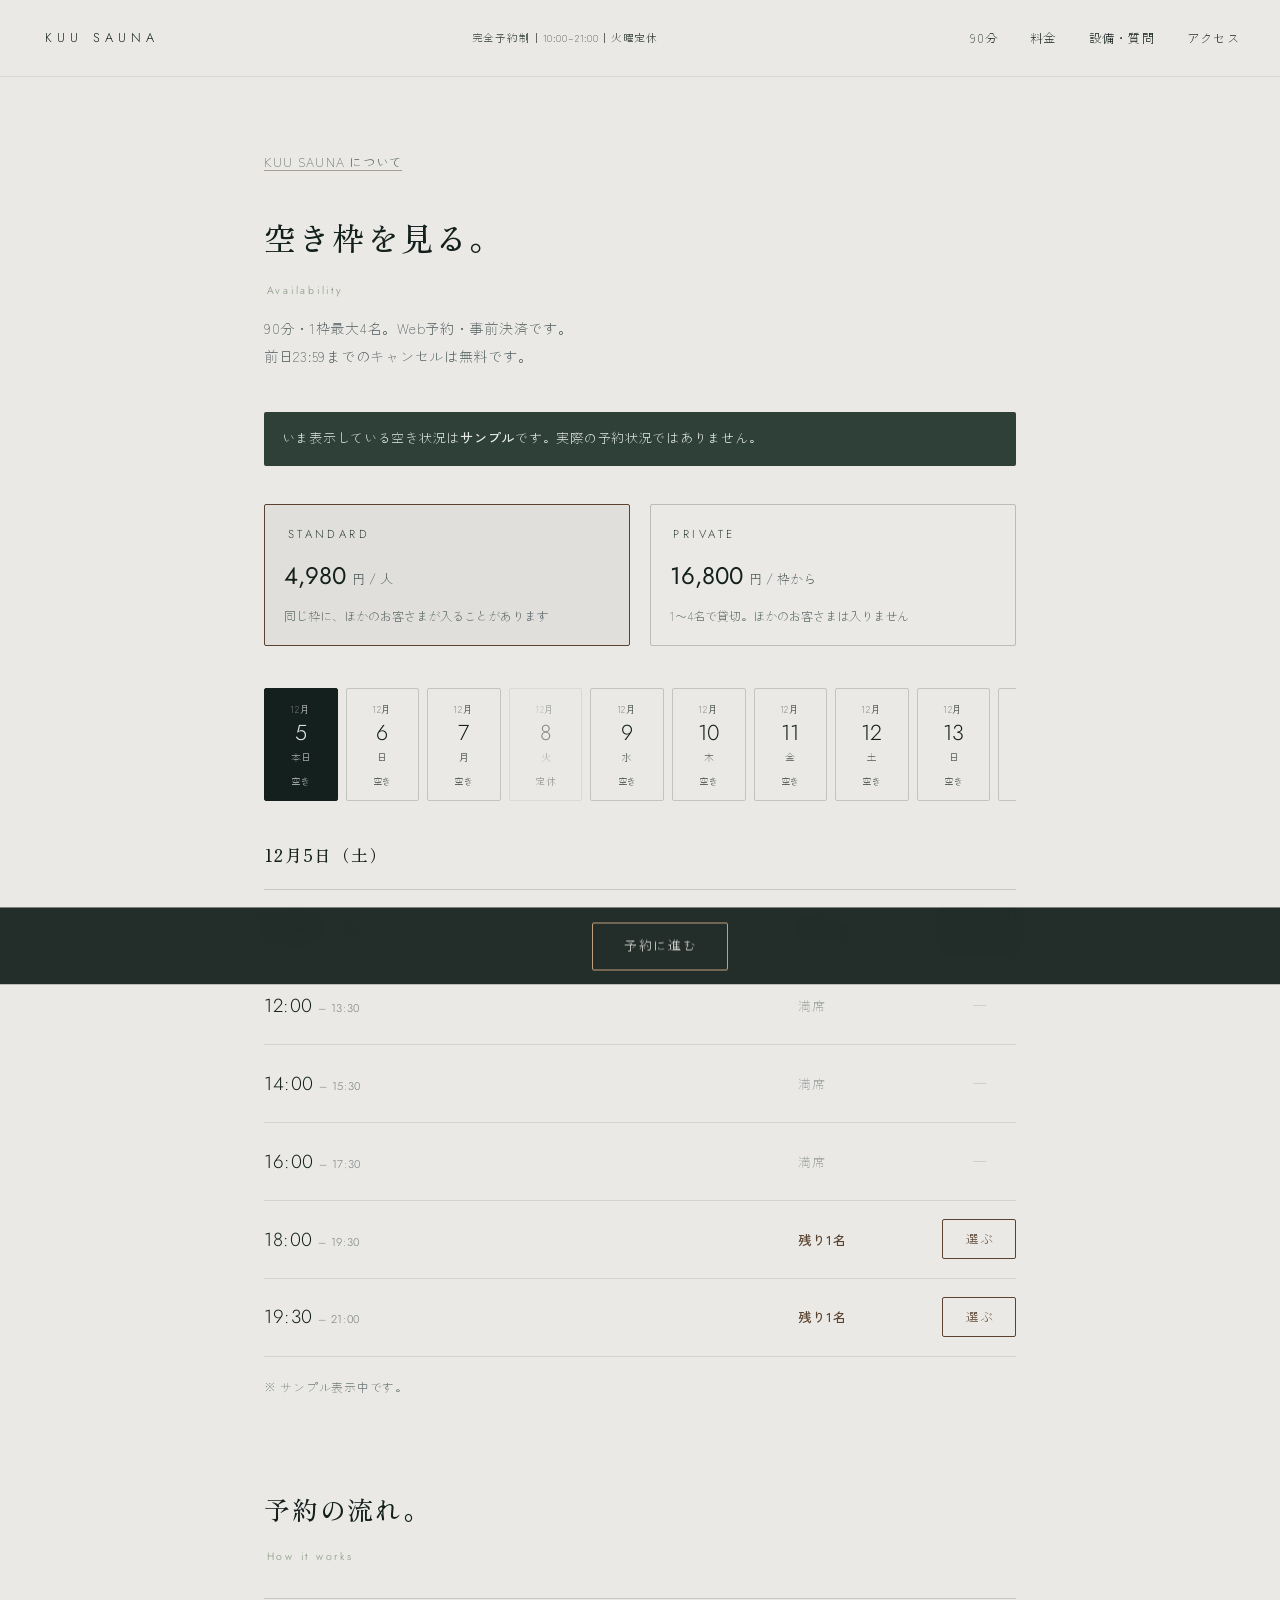
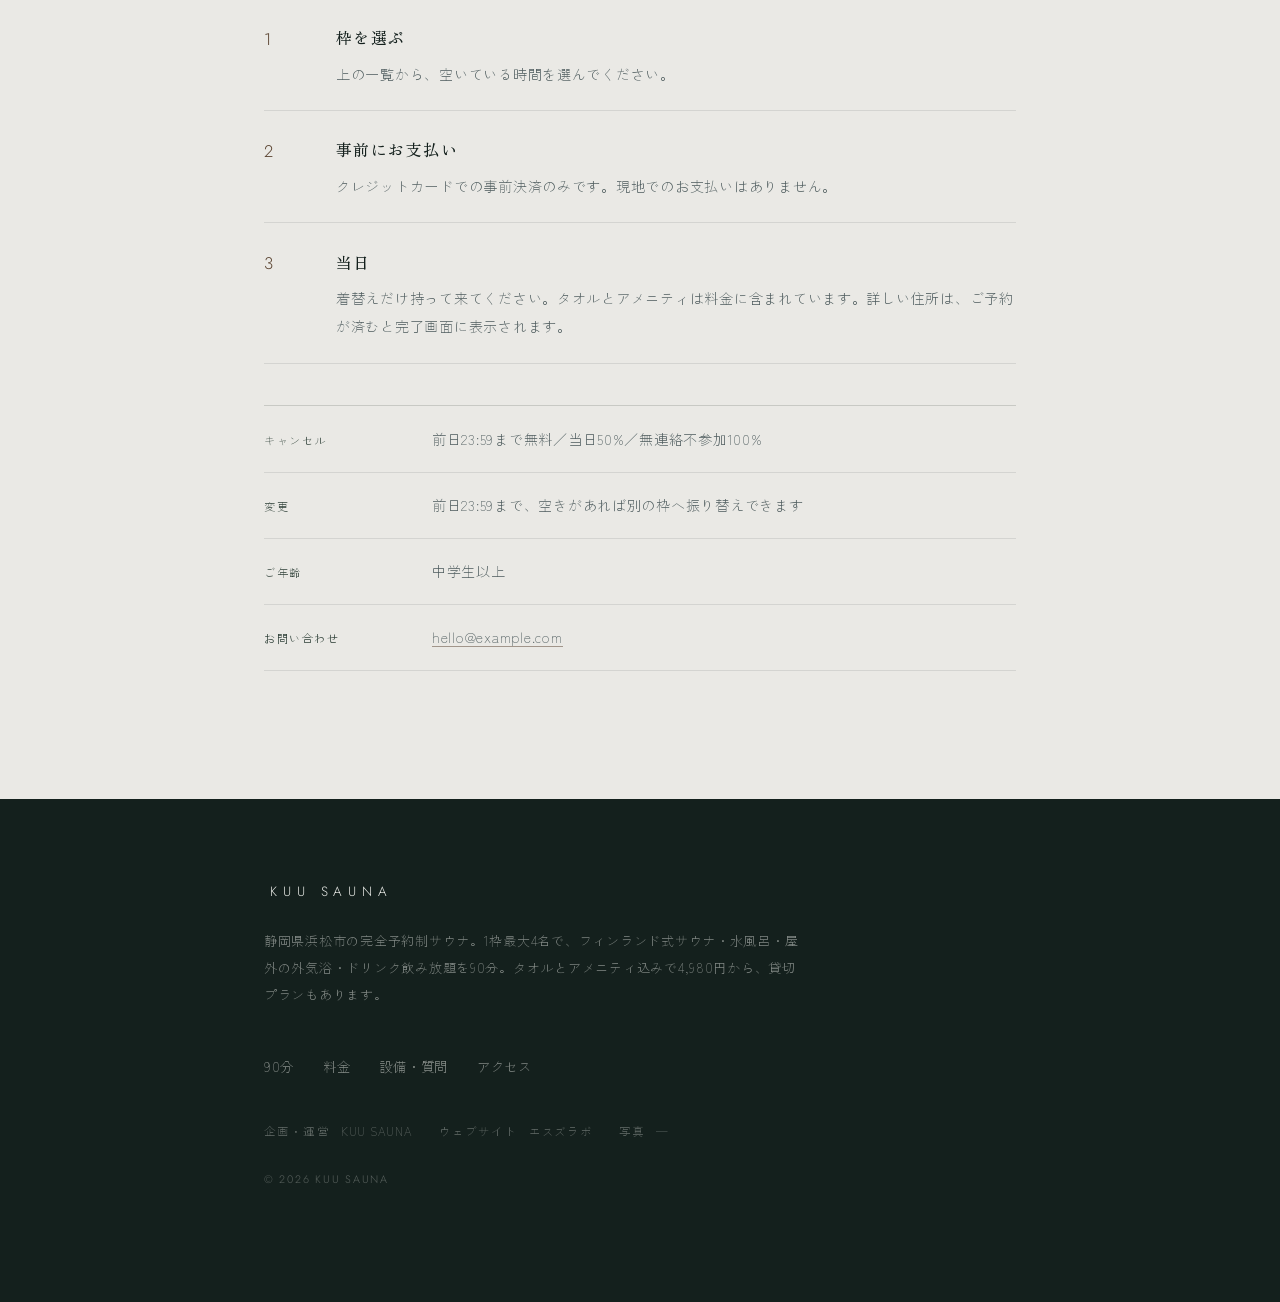
<file: reserve.html>
<!DOCTYPE html>
<html lang="ja">
<head>
<meta charset="UTF-8">
<meta name="viewport" content="width=device-width, initial-scale=1">
<title>空き枠を見る｜KUU SAUNA｜浜松の完全予約制サウナ</title>
<meta name="description" content="KUU SAUNA の空き枠。90分・1枠最大4名の完全予約制。STANDARD 4,980円／人、PRIVATE 16,800円／枠から。Web予約・事前決済、前日23:59まで無料キャンセル。">

<link rel="canonical" href="https://example.com/reserve.html">
<meta name="theme-color" content="#14201d">

<!-- ファビコン一式。GitHub Pages のサブパス配信でも壊れないよう相対パス -->
<link rel="icon" href="favicon.ico" sizes="32x32">
<link rel="icon" href="images/favicon.svg" type="image/svg+xml">
<link rel="apple-touch-icon" href="images/apple-touch-icon.png">
<link rel="manifest" href="site.webmanifest">

<meta property="og:type" content="website">
<meta property="og:site_name" content="KUU SAUNA">
<meta property="og:locale" content="ja_JP">
<meta property="og:url" content="https://example.com/reserve.html">
<meta property="og:title" content="空き枠を見る｜KUU SAUNA">
<meta property="og:description" content="90分・1枠最大4名の完全予約制。空いている時間をご覧いただけます。">
<meta property="og:image" content="https://example.com/images/ogp.jpg">
<meta name="twitter:card" content="summary_large_image">

<link rel="preconnect" href="https://fonts.googleapis.com">
<link rel="preconnect" href="https://fonts.gstatic.com" crossorigin>
<link href="https://fonts.googleapis.com/css2?family=Jost:wght@300;400&family=Zen+Kaku+Gothic+New:wght@300;400;500&family=Zen+Old+Mincho:wght@400;500&display=swap" rel="stylesheet">

<!-- ============================================================
     Google Tag Manager
     GTM-XXXXXXX を実際のコンテナIDに差し替えること。
     GA4 と Microsoft Clarity は、コードに直接書かず
     GTM のタグとして設定する（ANALYTICS.md 参照）。
     ============================================================ -->
<script>(function(w,d,s,l,i){w[l]=w[l]||[];w[l].push({'gtm.start':
new Date().getTime(),event:'gtm.js'});var f=d.getElementsByTagName(s)[0],
j=d.createElement(s),dl=l!='dataLayer'?'&l='+l:'';j.async=true;j.src=
'https://www.googletagmanager.com/gtm.js?id='+i+dl;f.parentNode.insertBefore(j,f);
})(window,document,'script','dataLayer','GTM-XXXXXXX');</script>
<!-- End Google Tag Manager -->

<link rel="stylesheet" href="style.css">
<!-- 構造化データ。本番ドメインに差し替えること。 -->
<script type="application/ld+json">
{
  "@context": "https://schema.org",
  "@graph": [
    {
      "@type": "BreadcrumbList",
      "itemListElement": [
        {
          "@type": "ListItem",
          "position": 1,
          "name": "KUU SAUNA",
          "item": "https://example.com/"
        },
        {
          "@type": "ListItem",
          "position": 2,
          "name": "空き枠を見る",
          "item": "https://example.com/reserve.html"
        }
      ]
    },
    {
      "@type": "WebPage",
      "@id": "https://example.com/reserve.html",
      "url": "https://example.com/reserve.html",
      "name": "空き枠を見る｜KUU SAUNA",
      "inLanguage": "ja",
      "isPartOf": {
        "@id": "https://example.com/#website"
      },
      "about": {
        "@id": "https://example.com/#business"
      }
    }
  ]
}
</script>
</head>

<body>

<!-- Google Tag Manager (noscript) -->
<noscript><iframe src="https://www.googletagmanager.com/ns.html?id=GTM-XXXXXXX"
height="0" width="0" style="display:none;visibility:hidden"></iframe></noscript>
<!-- End Google Tag Manager (noscript) -->

<a class="skip" href="#main">本文へスキップ</a>

<!-- このページは写真の上に乗らないので、ヘッダーは最初から不透明にする -->
<header class="head is-stuck" id="head">
  <a class="head__logo" href="index.html" aria-label="KUU SAUNA ホーム">KUU SAUNA</a>
  <p class="head__info">完全予約制｜10:00–21:00｜火曜定休</p>
  <nav class="head__nav" aria-label="メインナビゲーション">
    <a href="index.html#flow">90分</a>
    <a href="index.html#price">料金</a>
    <a href="index.html#guide">設備・質問</a>
    <a href="index.html#access">アクセス</a>
  </nav>
</header>

<main id="main" class="rv">
  <div class="wrap">

    <p class="rv__back"><a href="index.html">KUU SAUNA について</a></p>

    <h1 class="h2">空き枠を見る。<span class="h2__en">Availability</span></h1>
    <p class="lead">90分・1枠最大4名。Web予約・事前決済です。<br>前日23:59までのキャンセルは無料です。</p>

    <!-- サンプル表示中のみ出る断り書き（slots.js の sample を false にすると消える） -->
    <p class="rv__sample" id="sampleNote" hidden>
      いま表示している空き状況は<strong>サンプル</strong>です。実際の予約状況ではありません。
    </p>

    <!-- プラン -->
    <div class="rv__plans" role="group" aria-label="プランを選ぶ">
      <button type="button" class="rv__plan is-on" data-plan="standard" aria-pressed="true">
        <span class="rv__plan-n">STANDARD</span>
        <span class="rv__plan-p"><b>4,980</b>円 / 人</span>
        <span class="rv__plan-d">同じ枠に、ほかのお客さまが入ることがあります</span>
      </button>
      <button type="button" class="rv__plan" data-plan="private" aria-pressed="false">
        <span class="rv__plan-n">PRIVATE</span>
        <span class="rv__plan-p"><b>16,800</b>円 / 枠から</span>
        <span class="rv__plan-d">1〜4名で貸切。ほかのお客さまは入りません</span>
      </button>
    </div>

    <!-- 日付 -->
    <div class="rv__dates" id="dates" role="tablist" aria-label="日付を選ぶ"></div>

    <!-- 枠 -->
    <div id="slots" class="rv__slots" aria-live="polite"></div>

    <p class="rv__updated" id="updated"></p>

    <!-- 予約の流れ -->
    <section class="rv__how">
      <h2 class="h2 h2--sm">予約の流れ。<span class="h2__en">How it works</span></h2>
      <ol class="rv__steps">
        <li><span>1</span><div><h3>枠を選ぶ</h3><p>上の一覧から、空いている時間を選んでください。</p></div></li>
        <li><span>2</span><div><h3>事前にお支払い</h3><p>クレジットカードでの事前決済のみです。現地でのお支払いはありません。</p></div></li>
        <li><span>3</span><div><h3>当日</h3><p>着替えだけ持って来てください。タオルとアメニティは料金に含まれています。詳しい住所は、ご予約が済むと完了画面に表示されます。</p></div></li>
      </ol>

      <dl class="rv__policy">
        <div><dt>キャンセル</dt><dd>前日23:59まで無料／当日50%／無連絡不参加100%</dd></div>
        <div><dt>変更</dt><dd>前日23:59まで、空きがあれば別の枠へ振り替えできます</dd></div>
        <div><dt>ご年齢</dt><dd>中学生以上</dd></div>
        <div><dt>お問い合わせ</dt><dd><a href="mailto:hello@example.com" data-cta="email">hello@example.com</a></dd></div>
      </dl>
    </section>

  </div>
</main>

<footer class="foot">
  <div class="wrap">
    <p class="foot__logo">KUU SAUNA</p>
    <p class="foot__about">静岡県浜松市の完全予約制サウナ。1枠最大4名で、フィンランド式サウナ・水風呂・屋外の外気浴・ドリンク飲み放題を90分。タオルとアメニティ込みで4,980円から、貸切プランもあります。</p>
    <nav class="foot__nav" aria-label="フッターナビゲーション">
      <a href="index.html#flow">90分</a>
      <a href="index.html#price">料金</a>
      <a href="index.html#guide">設備・質問</a>
      <a href="index.html#access">アクセス</a>
    </nav>
    <dl class="foot__credit">
      <dt>企画・運営</dt><dd>KUU SAUNA</dd>
      <dt>ウェブサイト</dt><dd>エスズラボ</dd>
      <dt>写真</dt><dd>—</dd>
    </dl>
    <p class="foot__c">&copy; 2026 KUU SAUNA</p>
  </div>
</footer>

<!-- 選んだ枠。枠を選ぶと下から出てくる -->
<div class="bookbar bookbar--pick" id="pick" hidden>
  <p class="bookbar__info" id="pickText"></p>
  <a class="bookbar__btn" id="pickGo" href="#">予約に進む</a>
</div>

<script src="slots.js"></script>
<script src="schedule.js"></script>
<script src="main.js"></script>
<script src="reserve.js"></script>
</body>
</html>
</file>
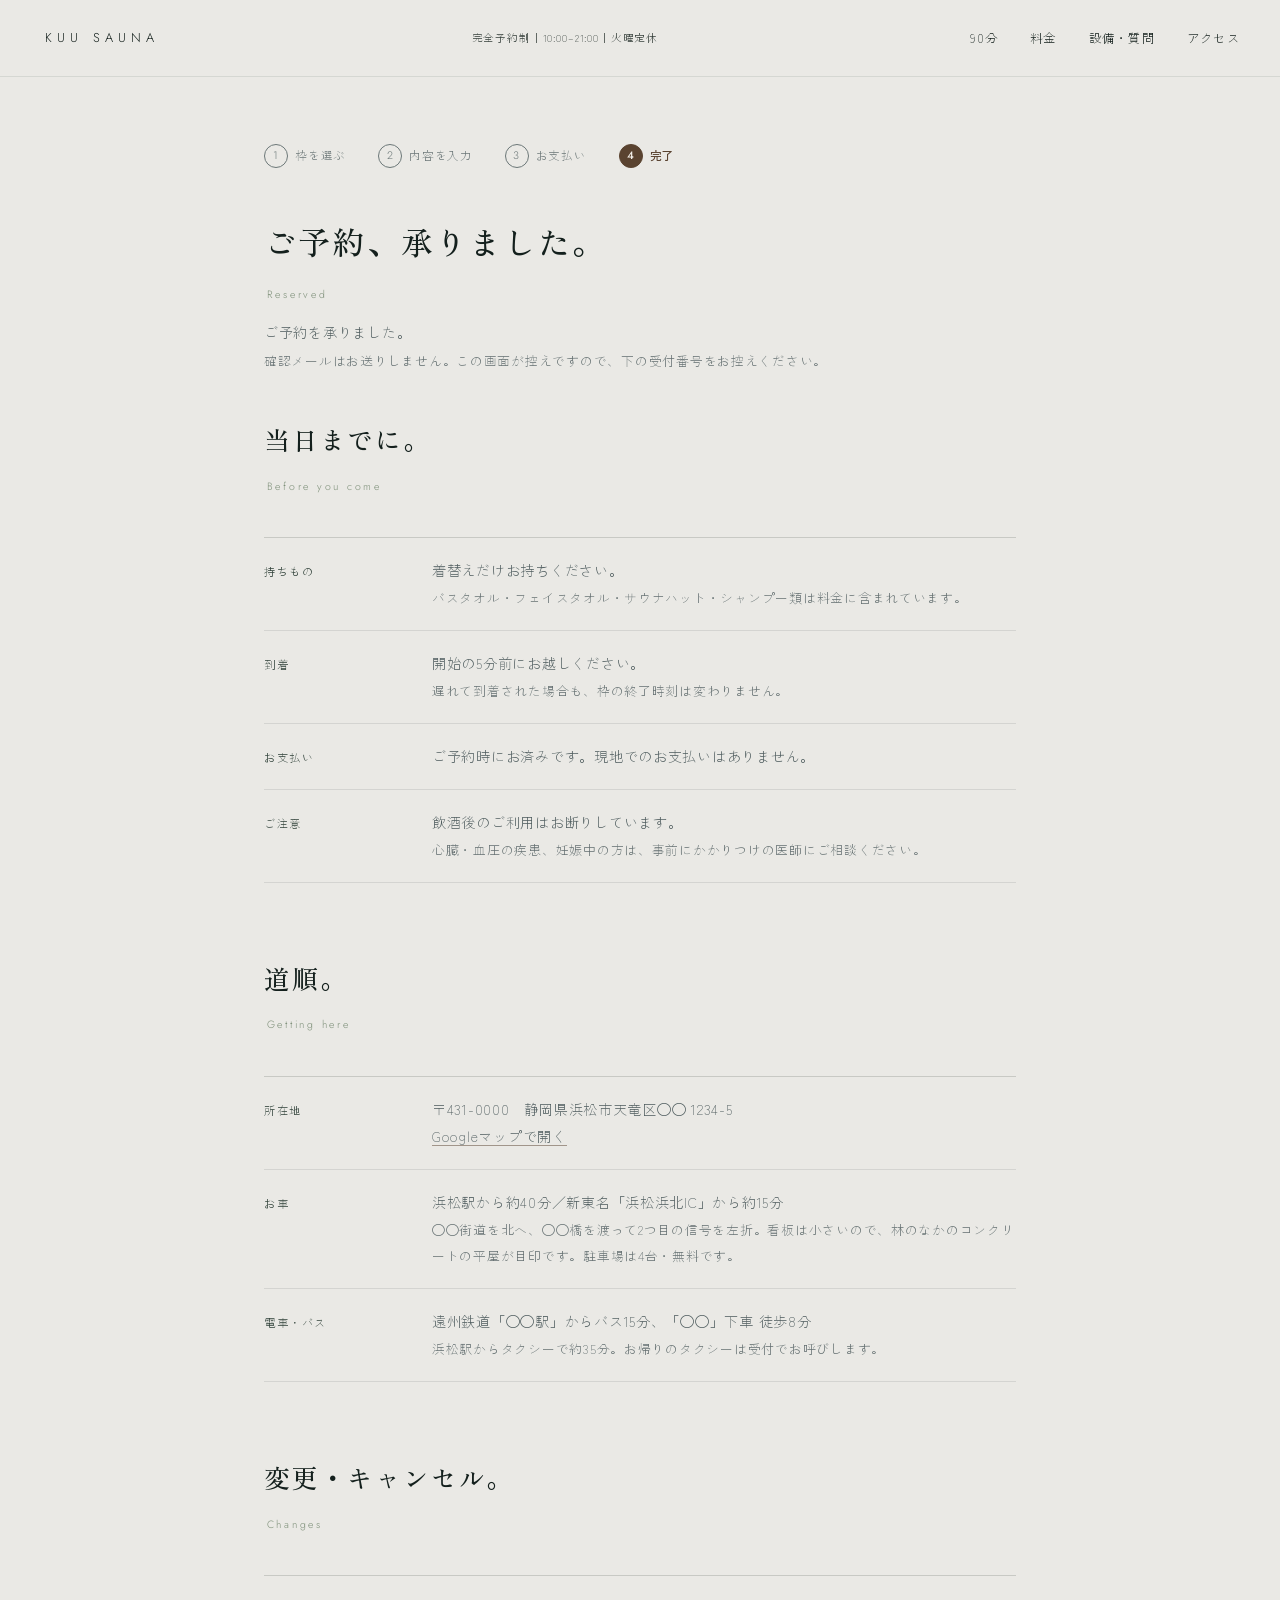
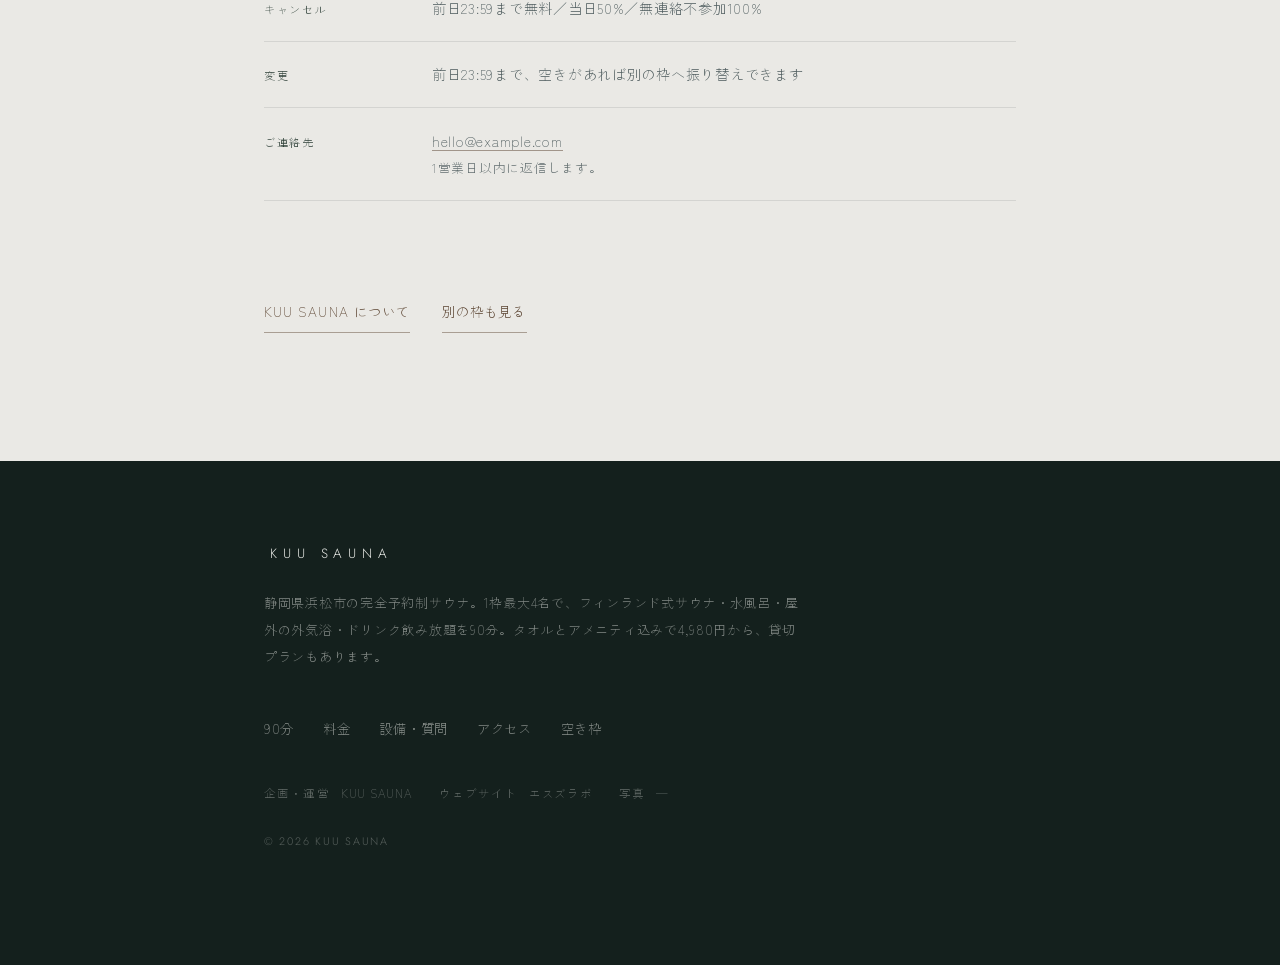
<file: thanks.html>
<!DOCTYPE html>
<html lang="ja">
<head>
<meta charset="UTF-8">
<meta name="viewport" content="width=device-width, initial-scale=1">
<title>ご予約ありがとうございます｜KUU SAUNA</title>
<!-- 予約を終えた人だけが見るページなので検索結果には出さない。
     ただし follow は残す。nofollow にすると、このページから
     LP・空き枠ページへのリンク評価が伝わらなくなる -->
<meta name="robots" content="noindex, follow">
<meta name="description" content="KUU SAUNA のご予約ありがとうございます。当日の持ちもの、到着時刻、道順、変更・キャンセルのご案内です。">
<meta name="theme-color" content="#14201d">

<link rel="icon" href="favicon.ico" sizes="32x32">
<link rel="icon" href="images/favicon.svg" type="image/svg+xml">
<link rel="apple-touch-icon" href="images/apple-touch-icon.png">
<link rel="manifest" href="site.webmanifest">

<link rel="preconnect" href="https://fonts.googleapis.com">
<link rel="preconnect" href="https://fonts.gstatic.com" crossorigin>
<link href="https://fonts.googleapis.com/css2?family=Jost:wght@300;400&family=Zen+Kaku+Gothic+New:wght@300;400;500&family=Zen+Old+Mincho:wght@400;500&display=swap" rel="stylesheet">

<!-- ============================================================
     Google Tag Manager
     GTM-XXXXXXX を実際のコンテナIDに差し替えること。
     GA4 と Microsoft Clarity は、コードに直接書かず
     GTM のタグとして設定する（ANALYTICS.md 参照）。
     ============================================================ -->
<script>(function(w,d,s,l,i){w[l]=w[l]||[];w[l].push({'gtm.start':
new Date().getTime(),event:'gtm.js'});var f=d.getElementsByTagName(s)[0],
j=d.createElement(s),dl=l!='dataLayer'?'&l='+l:'';j.async=true;j.src=
'https://www.googletagmanager.com/gtm.js?id='+i+dl;f.parentNode.insertBefore(j,f);
})(window,document,'script','dataLayer','GTM-XXXXXXX');</script>
<!-- End Google Tag Manager -->

<link rel="stylesheet" href="style.css">
</head>

<body>

<!-- Google Tag Manager (noscript) -->
<noscript><iframe src="https://www.googletagmanager.com/ns.html?id=GTM-XXXXXXX"
height="0" width="0" style="display:none;visibility:hidden"></iframe></noscript>
<!-- End Google Tag Manager (noscript) -->

<a class="skip" href="#main">本文へスキップ</a>

<header class="head is-stuck" id="head">
  <a class="head__logo" href="index.html" aria-label="KUU SAUNA ホーム">KUU SAUNA</a>
  <p class="head__info">完全予約制｜10:00–21:00｜火曜定休</p>
  <nav class="head__nav" aria-label="メインナビゲーション">
    <a href="index.html#flow">90分</a>
    <a href="index.html#price">料金</a>
    <a href="index.html#guide">設備・質問</a>
    <a href="index.html#access">アクセス</a>
  </nav>
</header>

<main id="main" class="rv tx">
  <div class="wrap">

    <ol class="steps" aria-label="お手続きの進み方">
      <li class="steps__i is-done"><span>1</span>枠を選ぶ</li>
      <li class="steps__i is-done"><span>2</span>内容を入力</li>
      <li class="steps__i is-done"><span>3</span>お支払い</li>
      <li class="steps__i is-now"><span>4</span>完了</li>
    </ol>

    <h1 class="h2">ご予約、承りました。<span class="h2__en">Reserved</span></h1>
    <p class="lead" id="txLead">この画面が、ご予約の控えです。</p>

    <!-- 予約内容。予約システムから日時を渡せた場合だけ出る -->
    <div class="tx__slot" id="txSlot" hidden>
      <p class="tx__label">ご予約の枠</p>
      <p class="tx__when" id="txWhen"></p>
      <p class="tx__plan" id="txPlan"></p>
      <p class="tx__meta" id="txMeta" hidden></p>
      <p class="tx__keep" id="txKeep" hidden>この画面をブックマークしておくと、あとから開き直せます。</p>
    </div>

    <section class="tx__sec">
      <h2 class="h2 h2--sm">当日までに。<span class="h2__en">Before you come</span></h2>
      <dl class="rv__policy">
        <div>
          <dt>持ちもの</dt>
          <dd>着替えだけお持ちください。<br><span class="s">バスタオル・フェイスタオル・サウナハット・シャンプー類は料金に含まれています。</span></dd>
        </div>
        <div>
          <dt>到着</dt>
          <dd>開始の5分前にお越しください。<br><span class="s">遅れて到着された場合も、枠の終了時刻は変わりません。</span></dd>
        </div>
        <div>
          <dt>お支払い</dt>
          <dd>ご予約時にお済みです。現地でのお支払いはありません。</dd>
        </div>
        <div>
          <dt>ご注意</dt>
          <dd>飲酒後のご利用はお断りしています。<br><span class="s">心臓・血圧の疾患、妊娠中の方は、事前にかかりつけの医師にご相談ください。</span></dd>
        </div>
      </dl>
    </section>

    <!-- 住所はここで出す。予約が確定した人に必要な情報なので -->
    <section class="tx__sec">
      <h2 class="h2 h2--sm">道順。<span class="h2__en">Getting here</span></h2>
      <!-- 住所・IC名・バス停・所要時間はすべて仮。実データに差し替えること。 -->
      <dl class="rv__policy">
        <div>
          <dt>所在地</dt>
          <dd>〒431-0000　静岡県浜松市天竜区◯◯ 1234-5<br>
            <a href="https://maps.google.com/" target="_blank" rel="noopener">Googleマップで開く</a></dd>
        </div>
        <div>
          <dt>お車</dt>
          <dd>浜松駅から約40分／新東名「浜松浜北IC」から約15分<br>
            <span class="s">◯◯街道を北へ、◯◯橋を渡って2つ目の信号を左折。看板は小さいので、林のなかのコンクリートの平屋が目印です。駐車場は4台・無料です。</span></dd>
        </div>
        <div>
          <dt>電車・バス</dt>
          <dd>遠州鉄道「◯◯駅」からバス15分、「◯◯」下車 徒歩8分<br>
            <span class="s">浜松駅からタクシーで約35分。お帰りのタクシーは受付でお呼びします。</span></dd>
        </div>
      </dl>
    </section>

    <section class="tx__sec">
      <h2 class="h2 h2--sm">変更・キャンセル。<span class="h2__en">Changes</span></h2>
      <dl class="rv__policy">
        <div><dt>キャンセル</dt><dd>前日23:59まで無料／当日50%／無連絡不参加100%</dd></div>
        <div><dt>変更</dt><dd>前日23:59まで、空きがあれば別の枠へ振り替えできます</dd></div>
        <div><dt>ご連絡先</dt><dd><a href="mailto:hello@example.com" data-cta="email">hello@example.com</a><br><span class="s">1営業日以内に返信します。</span></dd></div>
      </dl>
    </section>

    <p class="tx__back">
      <a href="index.html">KUU SAUNA について</a>
      <a href="reserve.html">別の枠も見る</a>
    </p>

  </div>
</main>

<footer class="foot">
  <div class="wrap">
    <p class="foot__logo">KUU SAUNA</p>
    <p class="foot__about">静岡県浜松市の完全予約制サウナ。1枠最大4名で、フィンランド式サウナ・水風呂・屋外の外気浴・ドリンク飲み放題を90分。タオルとアメニティ込みで4,980円から、貸切プランもあります。</p>
    <nav class="foot__nav" aria-label="フッターナビゲーション">
      <a href="index.html#flow">90分</a>
      <a href="index.html#price">料金</a>
      <a href="index.html#guide">設備・質問</a>
      <a href="index.html#access">アクセス</a>
      <a href="reserve.html">空き枠</a>
    </nav>
    <dl class="foot__credit">
      <dt>企画・運営</dt><dd>KUU SAUNA</dd>
      <dt>ウェブサイト</dt><dd>エスズラボ</dd>
      <dt>写真</dt><dd>—</dd>
    </dl>
    <p class="foot__c">&copy; 2026 KUU SAUNA</p>
  </div>
</footer>

<script src="slots.js"></script>
<script src="main.js"></script>
<script src="thanks.js"></script>
</body>
</html>
</file>
<file: style.css>
@charset "UTF-8";

/* ============================================================
   KUU SAUNA — style.css (v2)

   設計方針：90分の流れを背骨にする。
   「蒸す／冷やす／外に出る」を全画面の写真パネルにして、
   時刻と数字をその上に重ねる。スクロールが時間の経過になる。
   写真は施設のものだけを使い、風景写真は混ぜない。
   ============================================================ */

/* ---------- tokens ---------- */
:root{
  --night:#14201d;      /* 針葉樹の影 */
  --cedar:#2f4038;      /* 杉の陰 */
  --moss:#7d8f78;       /* 苔 */
  --sky:#d8dee0;        /* 曇天の空 */
  --paper:#eae9e5;      /* ベース */
  --ember:#5a4330;      /* 差し色。外観写真の入口の奥に見える木から採色 */
  --ember-l:#c2a07c;    /* 暗い写真の上で使う、明るいほうの木の色 */

  --ink:var(--night);
  --ink-2:#4c5a5c;
  --on-dark:#e8eae6;

  --f-min:'Zen Old Mincho', serif;
  --f-go:'Zen Kaku Gothic New', sans-serif;
  --f-en:'Jost', sans-serif;

  --gut:1.5rem;
  --max:40rem;
  --sec:clamp(4.5rem, 13vw, 8rem);
  --ease:cubic-bezier(.22,.61,.36,1);
  --head-h:3.75rem;
  --bar-h:4.4rem;      /* 下部に固定した予約バーの高さ */
}

/* ---------- reset ---------- */
*,*::before,*::after{box-sizing:border-box;}
html{-webkit-text-size-adjust:100%;scroll-behavior:smooth;}
body{
  margin:0;
  background:var(--paper);
  color:var(--ink);
  font-family:var(--f-go);
  font-weight:300;
  font-size:1rem;
  line-height:2;
  letter-spacing:.045em;
  -webkit-font-smoothing:antialiased;
  overflow-x:hidden;
}
img{display:block;max-width:100%;}
h1,h2,h3,p,dl,dd,figure{margin:0;}
ul,ol{margin:0;padding:0;list-style:none;}
a{color:inherit;text-decoration:none;}
button{font:inherit;color:inherit;background:none;border:0;padding:0;cursor:pointer;}
:focus-visible{outline:2px solid var(--ember);outline-offset:3px;}

.skip{position:absolute;left:-9999px;top:0;z-index:200;background:var(--night);color:var(--on-dark);padding:.7em 1.2em;}
.skip:focus{left:0;}

/* 固定ヘッダーぶん、アンカーの着地点を下げる */
section[id], div[id], main [id]{scroll-margin-top:calc(var(--head-h) + .75rem);}
#hero{scroll-margin-top:0;}

.wrap{
  width:100%;
  max-width:var(--max);
  margin-inline:auto;
  padding-inline:var(--gut);
}

/* ---------- typography ---------- */
.h2{
  font-family:var(--f-min);
  font-weight:500;
  font-size:clamp(1.45rem,5.8vw,2rem);
  line-height:1.8;
  letter-spacing:.07em;
  margin-bottom:.8rem;
}
.h2--sm{font-size:clamp(1.25rem,5vw,1.6rem);}
.h2--gap{margin-top:clamp(3.5rem,10vw,5.5rem);}
.h2__en{
  display:block;
  font-family:var(--f-en);
  font-weight:300;
  font-size:.66rem;
  letter-spacing:.26em;
  text-indent:.26em;
  color:var(--moss);
  margin-top:.9rem;
}
.lead{
  font-size:.88rem;
  line-height:2;
  color:var(--ink-2);
  margin-bottom:2.6rem;
}
.s{font-size:.8rem;opacity:.85;}

/* ---------- buttons ---------- */
.btn{
  display:inline-block;
  font-size:.9rem;
  font-weight:400;
  letter-spacing:.16em;
  text-indent:.16em;
  padding:1.15em 2.6em;
  border-radius:2px;
  transition:background .4s var(--ease), border-color .4s var(--ease);
}
/* 明るい地の上に置く枠線ボタン。塗らずに、線と文字だけ */
.btn--line{
  background:transparent;
  border:1px solid var(--ember);
  color:var(--ember);
}
.btn--lg{padding:1.3em 3.2em;}
@media (hover:hover){
  .btn--line:hover{background:var(--ember);color:#f3efe9;}
}

/* ============================================================
   HEADER
   ============================================================ */
.head{
  position:fixed;inset:0 0 auto 0;z-index:100;
  display:flex;align-items:center;justify-content:space-between;
  gap:1rem;
  min-height:var(--head-h);
  padding:.7rem var(--gut);
  color:var(--on-dark);
  transition:background .5s var(--ease), color .5s var(--ease), box-shadow .5s var(--ease);
}
.head.is-stuck{
  background:rgba(234,233,229,.9);
  backdrop-filter:blur(12px);
  -webkit-backdrop-filter:blur(12px);
  color:var(--ink);
  box-shadow:0 1px 0 rgba(20,32,29,.09);
}
.head__logo{
  display:inline-flex;align-items:center;
  min-height:2.75rem;
  font-family:var(--f-en);
  font-weight:300;
  font-size:.8rem;
  letter-spacing:.4em;
  text-indent:.4em;
  white-space:nowrap;
}
.head__info{
  font-size:.62rem;
  letter-spacing:.08em;
  line-height:1.5;
  text-align:right;
  opacity:.85;
}
.head__nav{display:none;}

/* ============================================================
   PANEL — 全画面の写真に、時刻と数字を重ねる
   ============================================================ */
.panel{
  position:relative;
  min-height:85svh;
  display:flex;
  align-items:flex-end;
  isolation:isolate;
  background:var(--night);
  overflow:hidden;
}
.panel--hero{min-height:100svh;}

/* ③ 写真が縦に連続するので、境目に髪の毛ほどの線を入れる */
#flow .panel{border-top:1px solid rgba(234,233,229,.6);}

.panel__img{position:absolute;inset:0;z-index:-2;display:block;}
.panel__img img{width:100%;height:100%;object-fit:cover;}

/* 文字は必ず暗部に乗せる。写真の明暗に関係なく読めるようにする */
.panel::after{
  content:"";
  position:absolute;inset:0;z-index:-1;
  background:linear-gradient(to top,
    rgba(9,13,12,.90) 0%,
    rgba(9,13,12,.72) 22%,
    rgba(9,13,12,.34) 48%,
    rgba(9,13,12,.06) 72%,
    rgba(9,13,12,0) 100%);
}

/* ヒーローはコピーを上へ置くぶん、暗幕を高い位置まで伸ばす。
   他のパネルは元の写真が暗いので、この上書きはかけない */
.panel--hero::after{
  background:linear-gradient(to top,
    rgba(9,13,12,.90) 0%,
    rgba(9,13,12,.78) 30%,
    rgba(9,13,12,.56) 52%,
    rgba(9,13,12,.30) 70%,
    rgba(9,13,12,.08) 88%,
    rgba(9,13,12,0) 100%);
}

.panel__body{
  position:relative;
  width:100%;
  max-width:var(--max);
  margin-inline:auto;
  padding:0 var(--gut) calc(var(--bar-h) + clamp(1.2rem,4.5vh,2.6rem));
  color:var(--on-dark);
}
.panel__time{
  font-family:var(--f-en);
  font-weight:300;
  font-size:.78rem;
  letter-spacing:.24em;
  color:var(--ember-l);
  margin-bottom:.8rem;
}
.panel__h{
  font-family:var(--f-min);
  font-weight:500;
  font-size:clamp(1.9rem,8vw,2.8rem);
  line-height:1.5;
  letter-spacing:.08em;
  margin-bottom:1.1rem;
}
.panel__en{
  display:block;
  font-family:var(--f-en);
  font-weight:300;
  font-size:.64rem;
  letter-spacing:.28em;
  text-indent:.28em;
  color:rgba(232,234,230,.6);
  margin-top:.7rem;
}
.panel__lead{
  font-size:.88rem;
  line-height:2;
  color:rgba(232,234,230,.82);
  margin-bottom:1.8rem;
  max-width:26rem;
}
.panel__spec{
  display:flex;
  flex-wrap:wrap;
  gap:.5rem 2rem;
  border-top:1px solid rgba(232,234,230,.22);
  padding-top:1.1rem;
}
.panel__spec li{
  font-family:var(--f-en);
  font-size:.95rem;
  letter-spacing:.06em;
}
.panel__spec span{
  display:block;
  font-family:var(--f-go);
  font-size:.66rem;
  letter-spacing:.14em;
  color:rgba(232,234,230,.55);
  margin-bottom:.15rem;
}

/* ヒーロー。コピーと数字を縦に積み、全体を下端に寄せる */
.panel--hero{align-items:stretch;}
.panel--hero .panel__body{
  display:flex;
  flex-direction:column;
  justify-content:flex-end;
  padding-top:calc(var(--head-h) + 1.5rem);
}
/* コピーと数字のあいだを広く取るぶん、コピーが上へ上がる。
   これ以上広げると、コピーが明るい空にかかって読めなくなる */
.panel--hero .facts{margin-top:clamp(3.5rem,13vh,7rem);}
.hero__brand{
  font-family:var(--f-en);
  font-weight:300;
  font-size:.74rem;
  letter-spacing:.5em;
  text-indent:.5em;
  margin-bottom:1.4rem;
}
.hero__copy{
  font-family:var(--f-min);
  font-weight:500;
  font-size:clamp(1.75rem,8.6vw,3.6rem);
  line-height:1.55;
  letter-spacing:.075em;
  text-indent:-.06em;
  margin-bottom:1.2rem;
}
.hero__sub{
  font-size:.88rem;
  line-height:2;
  color:rgba(232,234,230,.82);
}

/* ② 基本情報。写真の暗部に、4つだけ */
.facts{
  display:grid;
  grid-template-columns:repeat(auto-fit,minmax(4.5rem,1fr));
  gap:1.1rem .6rem;
  margin-top:clamp(2rem,6vh,3.2rem);
  padding-top:1.2rem;
  border-top:1px solid rgba(232,234,230,.24);
}
.facts__v{
  display:block;
  font-family:var(--f-en);
  font-weight:300;
  font-size:clamp(1.02rem,4.4vw,1.5rem);
  line-height:1.2;
  letter-spacing:.02em;
  white-space:nowrap;
}
.facts__v i{
  font-style:normal;
  font-family:var(--f-go);
  font-size:.6em;
  letter-spacing:.06em;
  margin-left:.15em;
}
.facts__v--w{
  font-family:var(--f-min);
  font-size:clamp(.86rem,3.5vw,1.1rem);
  line-height:1.5;
  padding-block:.1em;
}
.facts__l{
  display:block;
  font-size:.58rem;
  letter-spacing:.08em;
  line-height:1.5;
  color:rgba(232,234,230,.6);
  margin-top:.4rem;
  white-space:nowrap;
}

/* 読み込み時の1回だけの動き */
.panel--hero .hero__brand,
.panel--hero .hero__copy,
.panel--hero .hero__sub,
.panel--hero .facts{
  opacity:0;transform:translateY(14px);
  animation:wake 1.4s var(--ease) forwards;
}
.panel--hero .hero__brand{animation-delay:.25s;}
.panel--hero .hero__copy{animation-delay:.45s;}
.panel--hero .hero__sub{animation-delay:.85s;}
.panel--hero .facts{animation-delay:1.05s;}
@keyframes wake{to{opacity:1;transform:none;}}

/* ============================================================
   REVEAL — 写真パネルが視界に入ったときの表示
   隠す指定は .has-reveal 配下だけ。JSが動かない環境では
   クラスが付かないので、最初からすべて見えている。
   ============================================================ */
/* パネルの地は --night なので、暗がりから像が起き上がってくる */
.has-reveal #flow .panel__img img{
  opacity:.55;
  transform:scale(1.13);
  transition:transform 2.1s var(--ease), opacity 1.3s var(--ease);
}
.has-reveal #flow .panel.is-in .panel__img img{opacity:1;transform:none;}

.has-reveal #flow .panel__body > *{
  opacity:0;
  transform:translateY(38px);
  transition:opacity 1s var(--ease), transform 1.05s var(--ease);
}
.has-reveal #flow .panel.is-in .panel__body > *{opacity:1;transform:none;}

/* 時刻 → 見出し → 本文 → 数値 の順に立ち上げる */
.has-reveal #flow .panel.is-in .panel__time{transition-delay:.1s;}
.has-reveal #flow .panel.is-in .panel__h{transition-delay:.26s;}
.has-reveal #flow .panel.is-in .panel__lead{transition-delay:.42s;}
.has-reveal #flow .panel.is-in .panel__spec{transition-delay:.56s;}

/* ============================================================
   REST — 写真のない3場面
   ============================================================ */
.rest{padding-block:var(--sec);}
.rest .h2{margin-bottom:2.4rem;}
.rest__list{border-top:1px solid rgba(20,32,29,.15);}
.rest__list > div{
  padding-block:1.4rem;
  border-bottom:1px solid rgba(20,32,29,.1);
}
.rest__list dt{
  font-family:var(--f-min);
  font-size:1.05rem;
  font-weight:500;
  letter-spacing:.09em;
  margin-bottom:.5rem;
}
.rest__t{
  font-family:var(--f-en);
  font-weight:300;
  font-size:.72rem;
  letter-spacing:.2em;
  color:var(--ember);
  margin-right:1.1em;
}
.rest__list dd{
  margin:0;
  font-size:.9rem;
  line-height:2;
  color:var(--ink-2);
}
.rest__drink{
  margin-top:2.2rem;
  font-size:.84rem;
  line-height:2;
  color:var(--ink-2);
}
.rest__drink span{
  display:block;
  font-family:var(--f-en);
  font-size:.7rem;
  letter-spacing:.24em;
  color:var(--ember);
  margin-bottom:.4rem;
}

/* ============================================================
   PRICE
   ============================================================ */
.price{
  padding-block:var(--sec);
  background:#e3e1db;
}
.plan{
  padding-top:1.8rem;
  padding-bottom:2.4rem;
  border-top:1px solid var(--cedar);
}
.plan + .plan{margin-top:2rem;}
.plan__n{
  font-family:var(--f-en);
  font-weight:400;
  font-size:.76rem;
  letter-spacing:.32em;
  text-indent:.32em;
  color:var(--cedar);
  margin-bottom:1rem;
}
.plan__p{display:flex;align-items:baseline;gap:.5em;margin-bottom:.5rem;}
.plan__num{
  font-family:var(--f-en);
  font-weight:300;
  font-size:clamp(2.6rem,13vw,3.4rem);
  line-height:1;
}
.plan__u{font-size:.82rem;color:var(--ink-2);}
.plan__note{
  font-size:.8rem;line-height:1.9;
  color:var(--ink-2);opacity:.9;
  margin-bottom:1.4rem;
}
.incl li{
  position:relative;
  font-size:.88rem;line-height:1.95;
  padding-left:1.15em;
  color:var(--ink-2);
}
.incl li::before{
  content:"";position:absolute;left:0;top:.9em;
  width:.32em;height:1px;background:var(--moss);
}

/* ============================================================
   GUIDE — 設備 ＋ よくある質問
   ============================================================ */
.guide{padding-block:var(--sec);}
.spec{border-top:1px solid rgba(20,32,29,.16);}
.spec > div{
  padding-block:1.2rem;
  border-bottom:1px solid rgba(20,32,29,.1);
}
.spec dt{
  font-family:var(--f-min);
  font-size:.95rem;font-weight:500;
  letter-spacing:.1em;
  margin-bottom:.4rem;
}
.spec dd{
  margin:0;
  font-size:.9rem;line-height:1.95;
  color:var(--ink-2);
}

.q{border-top:1px solid rgba(20,32,29,.14);}
.q:last-child{border-bottom:1px solid rgba(20,32,29,.14);}
.q__btn{
  display:flex;align-items:flex-start;gap:1rem;
  width:100%;text-align:left;
  font-size:.92rem;line-height:1.8;
  letter-spacing:.05em;
  padding-block:1.25rem;
}
.q__i{position:relative;flex:0 0 auto;width:.8rem;height:.8rem;margin-top:.5rem;}
.q__i::before,.q__i::after{
  content:"";position:absolute;left:0;top:50%;
  width:100%;height:1px;background:var(--cedar);
  transition:transform .45s var(--ease);
}
.q__i::after{transform:rotate(90deg);}
.q__btn[aria-expanded="true"] .q__i::after{transform:rotate(0deg);}
.q__a{
  display:grid;grid-template-rows:0fr;
  visibility:hidden;
  transition:grid-template-rows .45s var(--ease), visibility 0s linear .45s;
}
.q.is-open .q__a{
  grid-template-rows:1fr;visibility:visible;
  transition:grid-template-rows .45s var(--ease), visibility 0s linear 0s;
}
.q__a > p{
  overflow:hidden;min-height:0;
  font-size:.9rem;line-height:2;
  color:var(--ink-2);
}
.q.is-open .q__a > p{padding-bottom:1.4rem;}

/* ============================================================
   ACCESS
   ============================================================ */
.access{
  background:#f1efe9;
  padding-bottom:var(--sec);
}
.access__img{display:block;}
.access__img img{
  width:100%;
  aspect-ratio:16/9;
  object-fit:cover;
}
.access .wrap{padding-top:var(--sec);}
.access .h2{margin-bottom:1rem;}
.access .btn{margin-bottom:3.2rem;}

.info{border-top:1px solid rgba(20,32,29,.16);}
.info > div{
  padding-block:1.1rem;
  border-bottom:1px solid rgba(20,32,29,.1);
}
.info dt{
  font-size:.7rem;letter-spacing:.14em;
  color:var(--cedar);
  margin-bottom:.35rem;
}
.info dd{
  margin:0;
  font-size:.9rem;line-height:1.95;
  color:var(--ink-2);
}
.info dd a{box-shadow:inset 0 -1px 0 rgba(90,67,48,.55);}

/* ============================================================
   NEXT — LPに出す直近の空き枠
   ============================================================ */
.next{margin-bottom:2.4rem;}
.next__t{
  font-size:.72rem;letter-spacing:.14em;
  color:var(--cedar);
  margin-bottom:.9rem;
}
.next__s{
  font-family:var(--f-en);
  font-size:.62rem;letter-spacing:.14em;
  color:var(--ink-2);
  border:1px solid rgba(20,32,29,.25);
  border-radius:2px;
  padding:.1em .6em;
  margin-left:.8em;
}
.next__list{display:flex;flex-wrap:wrap;gap:.6rem;}
.next__chip{
  display:flex;align-items:baseline;gap:.6rem;
  min-height:2.9rem;
  padding:.5rem 1rem;
  border:1px solid rgba(90,67,48,.45);
  border-radius:2px;
  transition:background .3s var(--ease), color .3s var(--ease);
}
.next__d{font-size:.76rem;letter-spacing:.04em;color:var(--ink-2);}
.next__h{font-family:var(--f-en);font-size:1.05rem;color:var(--ember);}
@media (hover:hover){
  .next__chip:hover{background:var(--ember);}
  .next__chip:hover .next__d,
  .next__chip:hover .next__h{color:#f3efe9;}
}
.next__none{font-size:.85rem;line-height:1.9;color:var(--ink-2);}
.next__none a{box-shadow:inset 0 -1px 0 rgba(90,67,48,.5);margin-left:.4em;}

.plan__go{margin-top:1.4rem;}
.plan__go a{
  font-size:.8rem;letter-spacing:.08em;
  color:var(--ember);
  box-shadow:inset 0 -1px 0 rgba(90,67,48,.45);
}

/* ============================================================
   RESERVE — 空き枠ページ
   ============================================================ */
.rv{padding:calc(var(--head-h) + clamp(2.5rem,8vw,4.5rem)) 0 var(--sec);}
.rv__back{margin-bottom:2rem;}
.rv__back a{
  font-size:.78rem;letter-spacing:.1em;
  color:var(--ink-2);
  box-shadow:inset 0 -1px 0 rgba(90,67,48,.45);
}
.rv .h2{margin-bottom:.9rem;}

.rv__sample{
  background:var(--cedar);
  color:#e7ece9;
  font-size:.82rem;line-height:1.9;
  padding:.9rem 1.1rem;
  border-radius:2px;
  margin-bottom:2.4rem;
}
.rv__sample strong{font-weight:500;}

/* プラン */
.rv__plans{
  display:grid;gap:.8rem;
  margin-bottom:2.6rem;
}
.rv__plan{
  display:block;text-align:left;
  padding:1.1rem 1.2rem;
  border:1px solid rgba(20,32,29,.22);
  border-radius:2px;
  transition:border-color .3s var(--ease), background .3s var(--ease);
}
.rv__plan.is-on{
  border-color:var(--ember);
  background:rgba(90,67,48,.06);
}
.rv__plan-n{
  display:block;
  font-family:var(--f-en);font-size:.72rem;
  letter-spacing:.3em;text-indent:.3em;
  color:var(--cedar);
  margin-bottom:.4rem;
}
.rv__plan-p{
  display:block;font-size:.82rem;color:var(--ink-2);
  margin-bottom:.35rem;
}
.rv__plan-p b{
  font-family:var(--f-en);font-weight:400;
  font-size:1.5rem;color:var(--ink);
  margin-right:.25em;
}
.rv__plan-d{display:block;font-size:.76rem;line-height:1.8;color:var(--ink-2);opacity:.85;}

/* 日付 */
.rv__dates{
  display:flex;gap:.5rem;
  overflow-x:auto;
  padding-bottom:.6rem;
  margin-bottom:1.8rem;
  scroll-snap-type:x proximity;
  -webkit-overflow-scrolling:touch;
}
.rv__date{
  flex:0 0 auto;
  width:4.1rem;
  padding:.7rem .2rem .6rem;
  border:1px solid rgba(20,32,29,.18);
  border-radius:2px;
  text-align:center;
  scroll-snap-align:start;
  transition:border-color .3s var(--ease), background .3s var(--ease);
}
.rv__date.is-on{background:var(--night);border-color:var(--night);color:var(--on-dark);}
.rv__date.is-closed,.rv__date.is-full{opacity:.45;}
.rv__date-m{display:block;font-size:.6rem;letter-spacing:.08em;opacity:.7;}
.rv__date-d{display:block;font-family:var(--f-en);font-weight:300;font-size:1.35rem;line-height:1.3;}
.rv__date-w{display:block;font-size:.62rem;opacity:.7;}
.rv__date-s{display:block;font-size:.58rem;letter-spacing:.06em;margin-top:.3rem;opacity:.85;}

/* 枠 */
.rv__day{
  font-family:var(--f-min);font-weight:500;
  font-size:1.05rem;letter-spacing:.08em;
  margin-bottom:1rem;
}
.rv__list{border-top:1px solid rgba(20,32,29,.16);}
.rv__slot{
  display:grid;
  grid-template-columns:1fr auto auto;
  align-items:center;
  gap:1rem;
  padding-block:.95rem;
  border-bottom:1px solid rgba(20,32,29,.1);
}
.rv__slot.is-picked{background:rgba(90,67,48,.07);}
.rv__time{
  font-family:var(--f-en);font-weight:300;
  font-size:1.18rem;letter-spacing:.03em;
}
.rv__time i{
  font-style:normal;
  font-size:.7rem;letter-spacing:.06em;
  color:var(--ink-2);opacity:.75;
  margin-left:.5em;
}
.rv__status{font-size:.8rem;letter-spacing:.06em;white-space:nowrap;}
.is-open  .rv__status{color:var(--ember);}
.is-few   .rv__status{color:var(--ember);font-weight:500;}
.is-full  .rv__status,
.is-past  .rv__status{color:var(--ink-2);opacity:.5;}
.rv__pick{
  min-width:4.6rem;min-height:2.5rem;
  display:inline-flex;align-items:center;justify-content:center;
  border:1px solid var(--ember);
  color:var(--ember);
  border-radius:2px;
  font-size:.82rem;letter-spacing:.1em;text-indent:.1em;
  transition:background .3s var(--ease), color .3s var(--ease);
}
.rv__pick--off{border-color:transparent;color:var(--ink-2);opacity:.35;}
@media (hover:hover){
  .rv__pick[data-i]:hover{background:var(--ember);color:#f3efe9;}
}
.rv__empty{
  font-size:.88rem;line-height:2;color:var(--ink-2);
  padding-block:1.6rem;
}
.rv__updated{
  font-size:.74rem;line-height:1.9;color:var(--ink-2);opacity:.8;
  margin-top:1.2rem;
}

/* 予約の流れ */
.rv__how{margin-top:clamp(3.5rem,10vw,5.5rem);}
.rv__how .h2{margin-bottom:2rem;}
.rv__steps{border-top:1px solid rgba(20,32,29,.16);}
.rv__steps li{
  display:grid;grid-template-columns:2.2rem 1fr;gap:1rem;
  padding-block:1.4rem;
  border-bottom:1px solid rgba(20,32,29,.1);
}
.rv__steps span{
  font-family:var(--f-en);font-weight:300;
  font-size:1.05rem;color:var(--ember);
  padding-top:.1rem;
}
.rv__steps h3{
  font-family:var(--f-min);font-size:1rem;font-weight:500;
  letter-spacing:.09em;margin-bottom:.4rem;
}
.rv__steps p{font-size:.88rem;line-height:2;color:var(--ink-2);}
.rv__policy{margin-top:2.6rem;border-top:1px solid rgba(20,32,29,.16);}
.rv__policy > div{padding-block:1rem;border-bottom:1px solid rgba(20,32,29,.1);}
.rv__policy dt{font-size:.7rem;letter-spacing:.14em;color:var(--cedar);margin-bottom:.3rem;}
.rv__policy dd{margin:0;font-size:.88rem;line-height:1.9;color:var(--ink-2);}
.rv__policy dd a{box-shadow:inset 0 -1px 0 rgba(90,67,48,.5);}

/* 選んだ枠のバー */
.bookbar--pick{
  transform:translateY(110%);
  transition:transform .45s var(--ease);
}
.bookbar--pick.is-on{transform:none;}
.bookbar--pick .bookbar__info span{
  display:block;
  font-size:.7rem;letter-spacing:.06em;
  color:rgba(232,234,230,.7);
  margin-bottom:.15rem;
}

/* ============================================================
   BOOKING — お申し込み内容の入力・確認
   ============================================================ */
.bk__slot{
  border:1px solid var(--ember);
  border-radius:2px;
  padding:1.3rem 1.3rem 1.1rem;
  margin-bottom:clamp(2.4rem,7vw,3.4rem);
}
.bk__change{margin-top:.2rem;}
.bk__change a{
  display:inline-flex;align-items:center;
  min-height:2.75rem;
  font-size:.78rem;letter-spacing:.06em;
  color:var(--ember);
  box-shadow:inset 0 -1px 0 rgba(90,67,48,.45);
}

/* 進み方 */
.steps{
  display:flex;flex-wrap:wrap;gap:.3rem 1.1rem;
  margin-bottom:clamp(2rem,6vw,2.8rem);
}
.steps__i{
  display:flex;align-items:center;gap:.45rem;
  font-size:.72rem;letter-spacing:.06em;
  color:var(--ink-2);opacity:.45;
}
.steps__i span{
  display:inline-flex;align-items:center;justify-content:center;
  width:1.5rem;height:1.5rem;
  border:1px solid currentColor;border-radius:50%;
  font-family:var(--f-en);font-size:.68rem;
}
.steps__i.is-done{opacity:.8;}
.steps__i.is-now{
  opacity:1;color:var(--ember);font-weight:500;
}
.steps__i.is-now span{background:var(--ember);color:#f3efe9;border-color:var(--ember);}

/* 入力欄 */
.fld{margin-bottom:1.8rem;}
.fld__l{
  display:block;
  font-size:.82rem;letter-spacing:.08em;
  margin-bottom:.55rem;
}
.fld__req{
  font-size:.62rem;letter-spacing:.1em;
  color:var(--ember);
  border:1px solid rgba(90,67,48,.5);
  border-radius:2px;
  padding:.1em .5em;
  margin-left:.8em;
  vertical-align:.1em;
}
.fld__c{
  display:block;width:100%;
  font-family:inherit;font-size:1rem;
  color:var(--ink);
  background:rgba(255,255,255,.6);
  border:1px solid rgba(20,32,29,.28);
  border-radius:2px;
  padding:.85em .9em;
  -webkit-appearance:none;appearance:none;
  transition:border-color .3s var(--ease), background .3s var(--ease);
}
select.fld__c{
  background-image:linear-gradient(45deg,transparent 50%,var(--cedar) 50%),
                   linear-gradient(135deg,var(--cedar) 50%,transparent 50%);
  background-position:calc(100% - 1.15em) 1.25em, calc(100% - .8em) 1.25em;
  background-size:.36em .36em, .36em .36em;
  background-repeat:no-repeat;
  padding-right:2.6em;
}
textarea.fld__c{resize:vertical;line-height:1.9;}
.fld__c:focus{
  border-color:var(--ember);
  background:#fff;
  outline:none;
}
.fld__h{
  font-size:.76rem;line-height:1.8;
  color:var(--ink-2);opacity:.85;
  margin-top:.45rem;
}
.fld__e{
  font-size:.78rem;line-height:1.8;
  color:#8a3a2a;
  margin-top:.45rem;
}
.fld.has-err .fld__c{border-color:#8a3a2a;background:rgba(138,58,42,.05);}

.fld__radios{display:flex;flex-wrap:wrap;gap:.6rem;}
.rad{
  display:inline-flex;align-items:center;gap:.5rem;
  min-height:2.9rem;
  padding:0 1.1em;
  border:1px solid rgba(20,32,29,.26);
  border-radius:2px;
  font-size:.86rem;
  cursor:pointer;
  transition:border-color .3s var(--ease), background .3s var(--ease);
}
.rad input{
  width:.9rem;height:.9rem;
  accent-color:var(--ember);
  margin:0;
}
.rad:has(input:checked){border-color:var(--ember);background:rgba(90,67,48,.07);}

.chk{
  display:flex;align-items:flex-start;gap:.75rem;
  font-size:.84rem;line-height:1.9;
  color:var(--ink-2);
  cursor:pointer;
}
.chk input{
  flex:0 0 auto;
  width:1.15rem;height:1.15rem;
  margin:.3rem 0 0;
  accent-color:var(--ember);
}
.fld--agree.has-err .chk{color:#8a3a2a;}

/* 合計 */
.bk__total{
  border-top:1px solid rgba(20,32,29,.2);
  margin:2.4rem 0 1.8rem;
  padding-top:1.1rem;
}
.bk__total > dl > div{
  display:flex;align-items:baseline;justify-content:space-between;
  gap:1rem;
  padding-block:.5rem;
  font-size:.86rem;
  color:var(--ink-2);
}
.bk__total dd{margin:0;}
.bk__sum{
  border-top:1px solid rgba(20,32,29,.14);
  margin-top:.5rem;padding-top:1rem !important;
}
.bk__sum dt{font-size:.9rem;color:var(--ink);letter-spacing:.06em;}
.bk__sum dd span{
  font-family:var(--f-en);font-weight:400;
  font-size:clamp(1.6rem,7vw,2rem);
  color:var(--ink);
}
.bk__tax{font-size:.74rem;color:var(--ink-2);opacity:.8;margin-top:.5rem;}

.bk__priv{
  font-size:.82rem;line-height:1.95;
  color:var(--ink-2);
  margin:1.8rem 0;
}
.bk__priv strong{color:var(--ember);font-weight:500;}

.btn.is-sending{opacity:.6;pointer-events:none;}

.bk__act{display:flex;flex-wrap:wrap;align-items:center;gap:1rem 1.6rem;margin-top:2rem;}
.bk__edit{
  min-height:2.75rem;
  font-size:.84rem;letter-spacing:.06em;
  color:var(--ink-2);
  box-shadow:inset 0 -1px 0 rgba(20,32,29,.3);
}

/* ============================================================
   THANKS — 予約完了ページ
   ============================================================ */
.tx__slot{
  border:1px solid var(--ember);
  border-radius:2px;
  padding:1.4rem 1.4rem 1.6rem;
  margin-bottom:clamp(3rem,9vw,4.5rem);
}
.tx__label{
  font-size:.68rem;letter-spacing:.16em;
  color:var(--cedar);
  margin-bottom:.7rem;
}
.tx__when{
  font-family:var(--f-min);
  font-size:clamp(1.15rem,5vw,1.5rem);
  font-weight:500;letter-spacing:.06em;
  line-height:1.6;
  margin-bottom:.4rem;
}
.tx__plan{
  font-family:var(--f-en);
  font-size:.76rem;letter-spacing:.24em;
  color:var(--ink-2);
  margin-bottom:1.3rem;
}
/* 人数と受付番号。電話や問い合わせのとき、これで照合する */
.tx__meta{
  display:flex;flex-wrap:wrap;gap:.3rem 1.1rem;
  padding-top:.9rem;margin:-.5rem 0 1.1rem;
  border-top:1px solid rgba(90,67,48,.22);
  font-size:.78rem;line-height:1.9;color:var(--ink-2);
}
.tx__meta b{
  font-family:var(--f-en);font-weight:500;
  letter-spacing:.08em;color:var(--ink);
  -webkit-user-select:all;user-select:all;   /* タップで番号をまとめて選べる */
}
.tx__keep{
  font-size:.78rem;line-height:1.8;
  color:var(--ink-2);opacity:.85;
}
.tx__sec{margin-bottom:clamp(3rem,9vw,4.5rem);}
.tx__sec .h2{margin-bottom:1.4rem;}
.tx__back{
  display:flex;flex-wrap:wrap;gap:.6rem 2rem;
  padding-top:1rem;
}
.tx__back a{
  display:inline-flex;align-items:center;min-height:2.75rem;
  font-size:.84rem;letter-spacing:.08em;
  color:var(--ember);
  box-shadow:inset 0 -1px 0 rgba(90,67,48,.45);
}

/* ============================================================
   FOOTER
   ============================================================ */
.foot{
  background:var(--night);
  color:rgba(232,234,230,.7);
  padding:4rem 0 calc(7rem + env(safe-area-inset-bottom,0px));
}
.foot__logo{
  font-family:var(--f-en);
  font-weight:300;
  font-size:.84rem;
  letter-spacing:.44em;
  text-indent:.44em;
  color:var(--on-dark);
  margin-bottom:1.4rem;
}
.foot__about{
  font-size:.82rem;line-height:2.05;
  max-width:34rem;opacity:.75;
  margin-bottom:2.2rem;
}
.foot__nav{
  display:flex;flex-wrap:wrap;gap:.1rem 1.8rem;
  font-size:.84rem;margin-bottom:2rem;
}
.foot__nav a{
  display:inline-flex;align-items:center;
  min-height:2.75rem;opacity:.8;
  transition:opacity .3s var(--ease);
}
@media (hover:hover){.foot__nav a:hover{opacity:1;}}
.foot__credit{
  font-size:.72rem;line-height:2;
  opacity:.55;margin-bottom:1.6rem;
}
.foot__credit dt{display:inline;letter-spacing:.1em;}
.foot__credit dd{display:inline;margin:0 1.4rem 0 .7rem;}
.foot__c{
  font-family:var(--f-en);
  font-size:.68rem;letter-spacing:.16em;
  opacity:.45;
}

/* ============================================================
   BOOKBAR — 常時表示の予約バー
   ============================================================ */
.bookbar{
  position:fixed;z-index:95;
  left:0;right:0;bottom:0;
  display:flex;align-items:center;gap:.9rem;
  padding:.7rem var(--gut);
  padding-bottom:calc(.7rem + env(safe-area-inset-bottom,0px));
  background:rgba(20,32,29,.93);
  backdrop-filter:blur(10px);
  -webkit-backdrop-filter:blur(10px);
  color:var(--on-dark);
}
.bookbar__info{
  flex:1 1 auto;
  font-size:.78rem;
  line-height:1.5;
  letter-spacing:.05em;
}
.bookbar__info span{
  display:block;
  font-size:.62rem;
  letter-spacing:.14em;
  color:rgba(232,234,230,.6);
  margin-bottom:.1rem;
}
.bookbar__btn{
  flex:0 0 auto;
  display:inline-flex;align-items:center;
  min-height:2.9rem;
  background:transparent;
  border:1px solid var(--ember-l);
  color:#f3efe9;
  font-size:.82rem;
  letter-spacing:.14em;text-indent:.14em;
  padding:0 1.5em;
  border-radius:2px;
  transition:background .4s var(--ease);
}
@media (hover:hover){
  .bookbar__btn:hover{background:var(--ember-l);color:var(--night);}
}

/* ============================================================
   PC
   ============================================================ */
@media (min-width:768px){
  :root{--gut:2.5rem;--max:46rem;--head-h:4.5rem;--bar-h:4.8rem;}
  body{font-size:1.02rem;}

  .head{padding:1rem var(--gut);}
  .head__info{font-size:.66rem;}
  .head__nav{
    display:flex;gap:2rem;
    font-size:.78rem;letter-spacing:.1em;
  }
  .head__nav a{position:relative;padding-block:.3em;}
  .head__nav a::after{
    content:"";position:absolute;left:0;bottom:0;
    width:100%;height:1px;background:currentColor;
    transform:scaleX(0);transform-origin:right;
    transition:transform .45s var(--ease);
  }
  @media (hover:hover){
    .head__nav a:hover::after{transform:scaleX(1);transform-origin:left;}
  }

  .panel__body{padding-bottom:clamp(4rem,11vh,6.5rem);}
  .panel__spec{gap:.5rem 3rem;}

  .rest__list > div{
    display:grid;
    grid-template-columns:13rem 1fr;
    gap:2rem;
    align-items:baseline;
    padding-block:1.7rem;
  }
  .rest__list dt{margin-bottom:0;}
  .rest__drink{
    display:grid;
    grid-template-columns:13rem 1fr;
    gap:2rem;
    align-items:baseline;
  }
  .rest__drink span{margin-bottom:0;}

  .plans{display:grid;grid-template-columns:1fr 1fr;gap:3rem;}
  .plan + .plan{margin-top:0;}

  .spec{
    display:grid;
    grid-template-columns:1fr 1fr;
    column-gap:3.5rem;
    border-top:0;
  }
  .spec > div{
    border-top:1px solid rgba(20,32,29,.18);
    border-bottom:0;
    padding-block:1.4rem;
  }
  .spec > div:last-child:nth-child(odd){grid-column:1 / -1;}

  .access__img img{aspect-ratio:auto;height:52vh;}
  .info > div{
    display:grid;
    grid-template-columns:11rem 1fr;
    gap:1.5rem;
    align-items:baseline;
    padding-block:1.3rem;
  }
  .info dt{margin-bottom:0;}

  .rv__plans{grid-template-columns:1fr 1fr;gap:1.2rem;}
  .rv__date{width:4.6rem;}
  .rv__slot{grid-template-columns:1fr 8rem auto;padding-block:1.15rem;}
  .rv__steps li{grid-template-columns:3rem 1fr;gap:1.5rem;}
  .rv__policy > div{
    display:grid;grid-template-columns:9rem 1fr;gap:1.5rem;
    align-items:baseline;padding-block:1.2rem;
  }
  .rv__policy dt{margin-bottom:0;}

  .steps{gap:.3rem 2rem;}
  .fld__c{font-size:1rem;}
  .bk__total > dl > div{font-size:.9rem;}

  .foot{padding:5rem 0 7rem;}
  .bookbar{
    justify-content:center;
    gap:2.5rem;
    padding:.9rem var(--gut);
  }
  .bookbar__info{flex:0 0 auto;font-size:.84rem;}
  .bookbar__info span{display:inline;margin-right:.9em;}
  .bookbar__btn{min-height:3rem;padding:0 2.2em;}
}

@media (min-width:1100px){
  :root{--max:52rem;}
  .hero__copy{font-size:4rem;}
  .panel__h{font-size:3rem;}
}

/* ============================================================
   モーション低減
   ============================================================ */
@media (prefers-reduced-motion:reduce){
  html{scroll-behavior:auto;}
  *,*::before,*::after{
    animation-duration:.001ms !important;
    animation-iteration-count:1 !important;
    transition-duration:.001ms !important;
  }
  .panel--hero .hero__brand,
  .panel--hero .hero__copy,
  .panel--hero .hero__sub,
  .panel--hero .facts{opacity:1;transform:none;}
}
</file>
